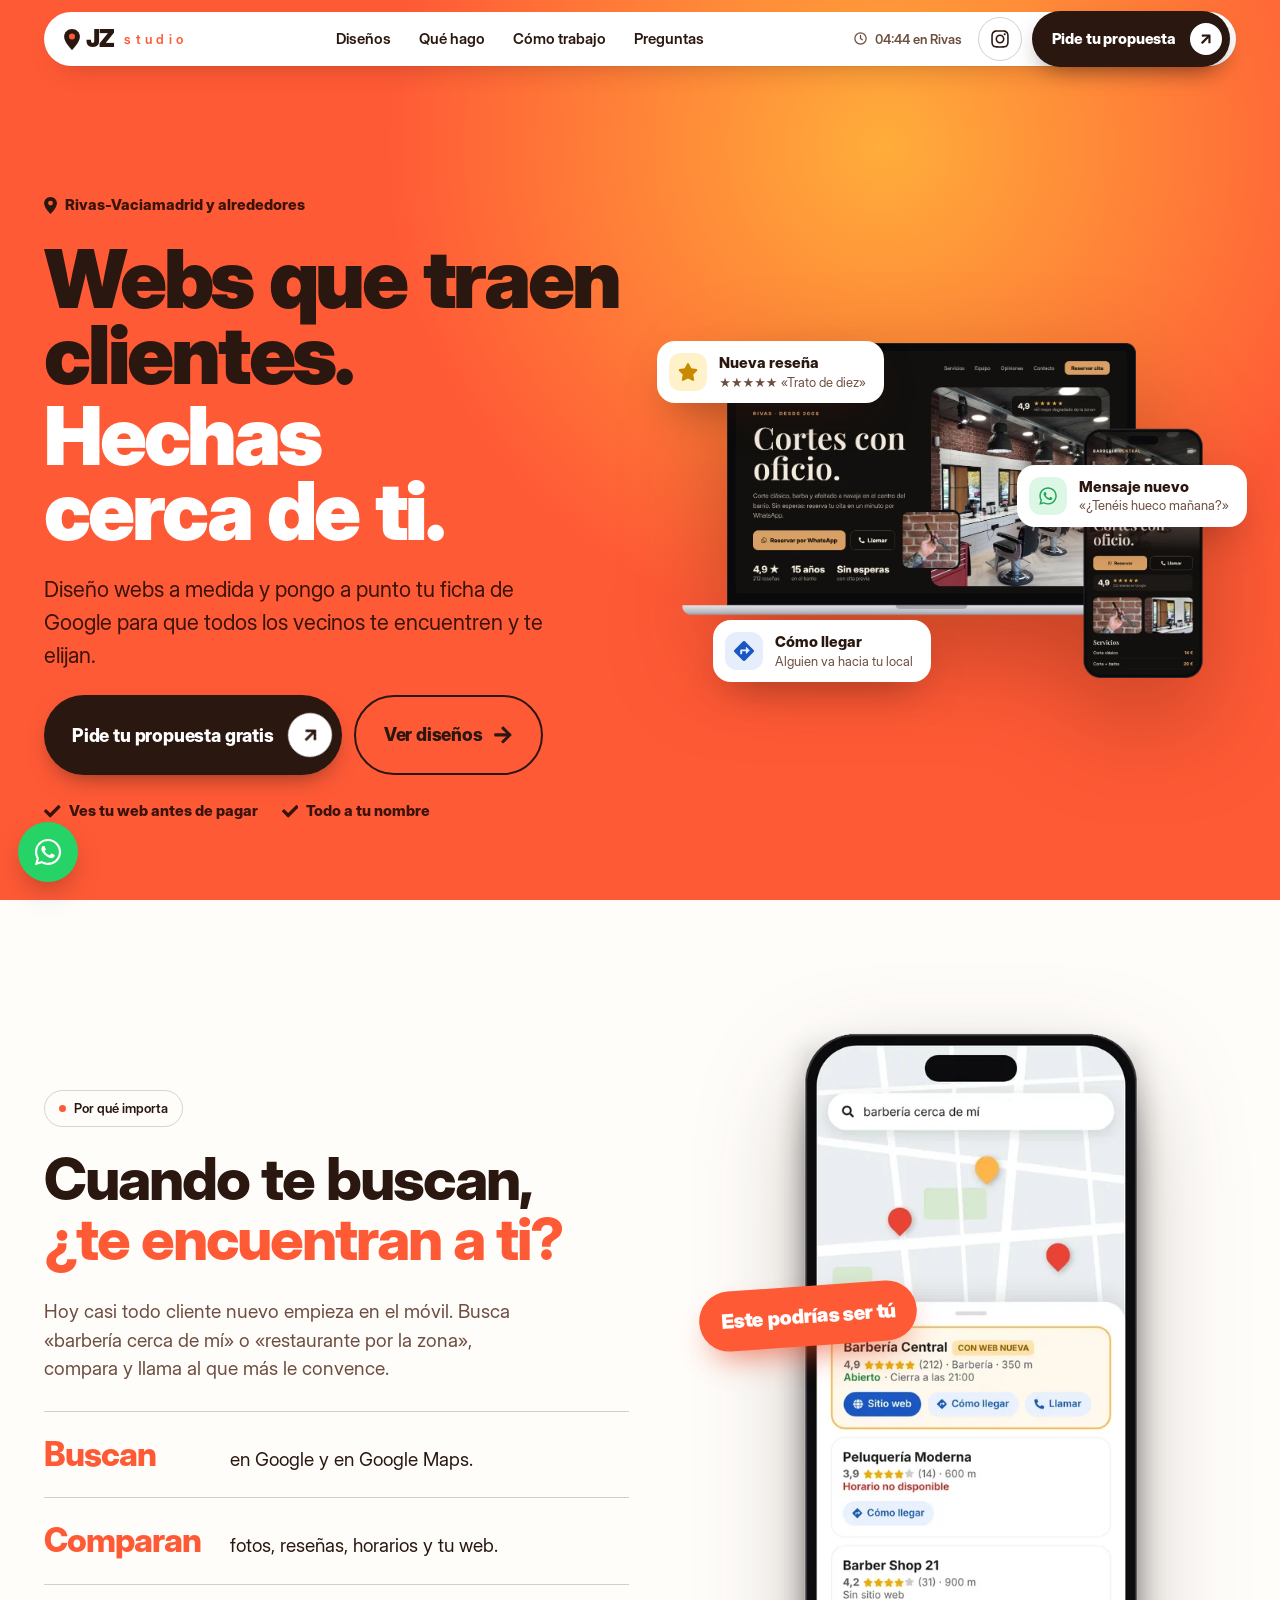
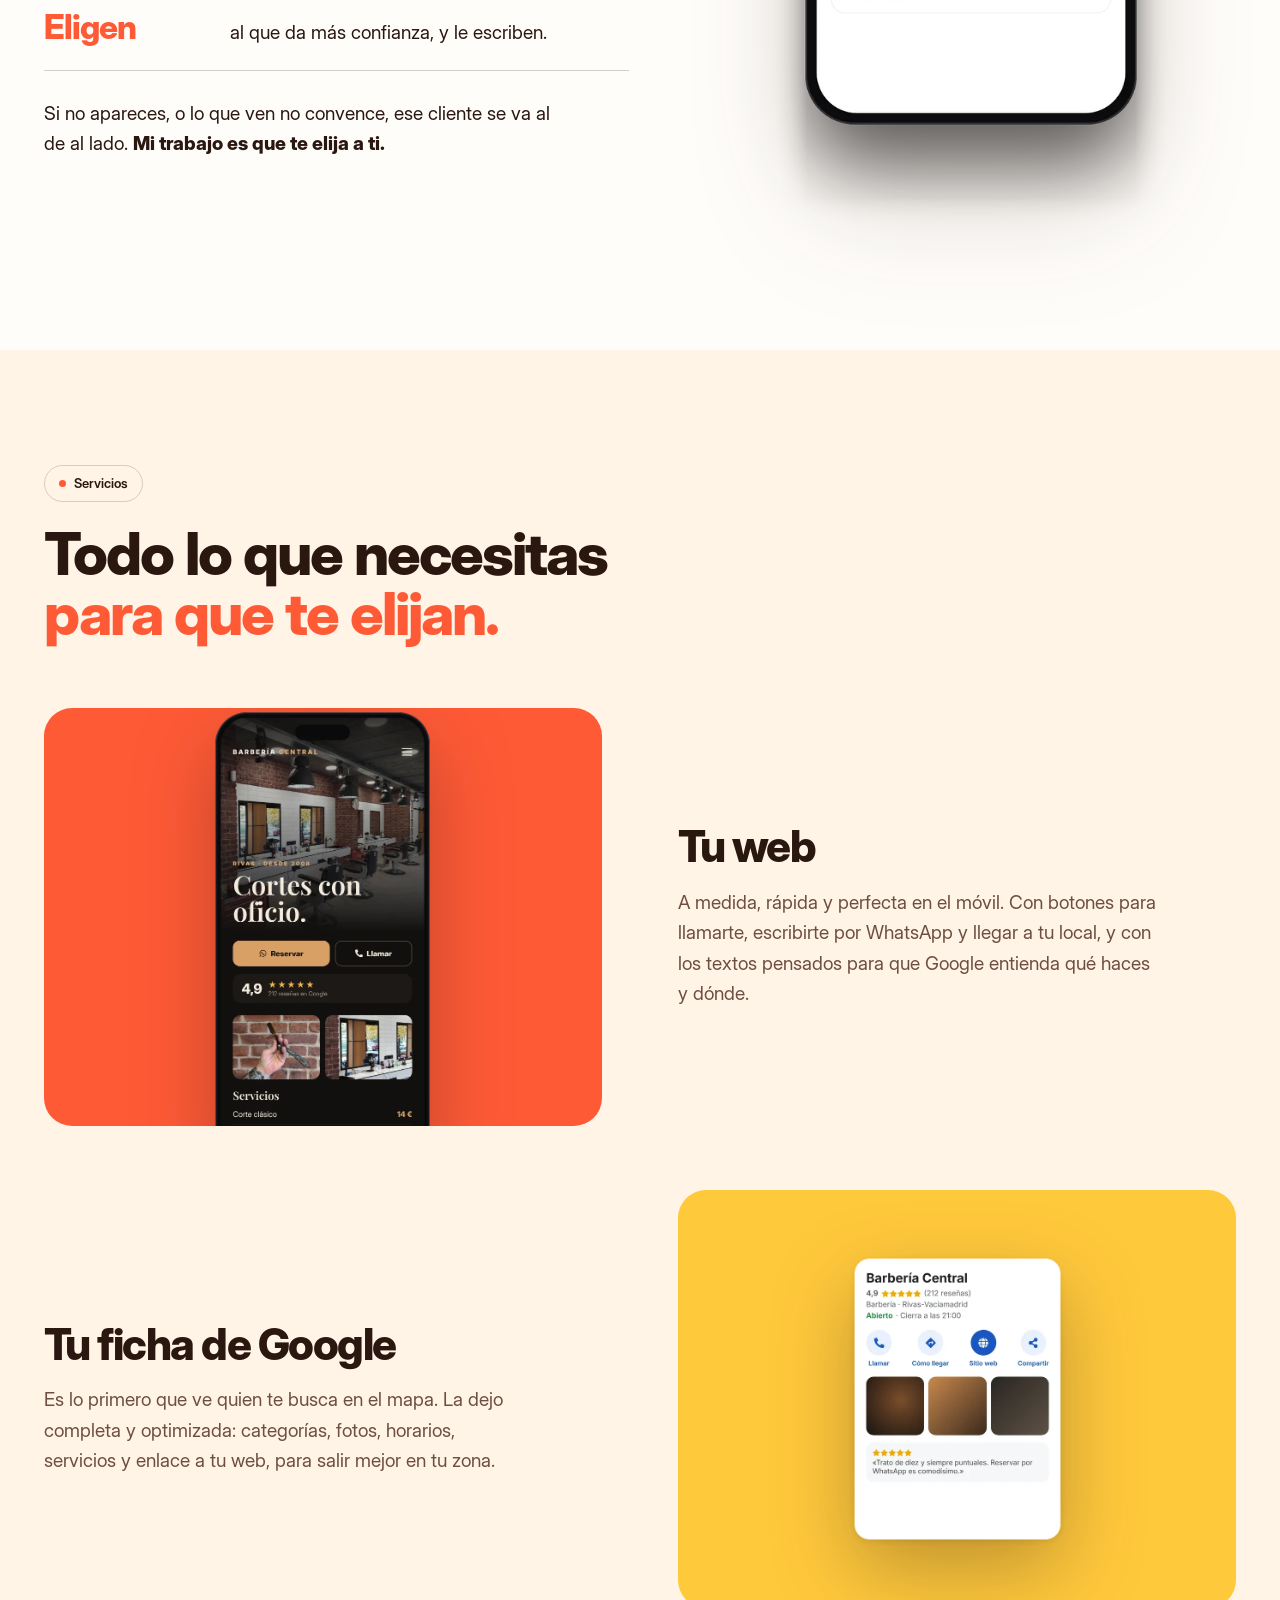
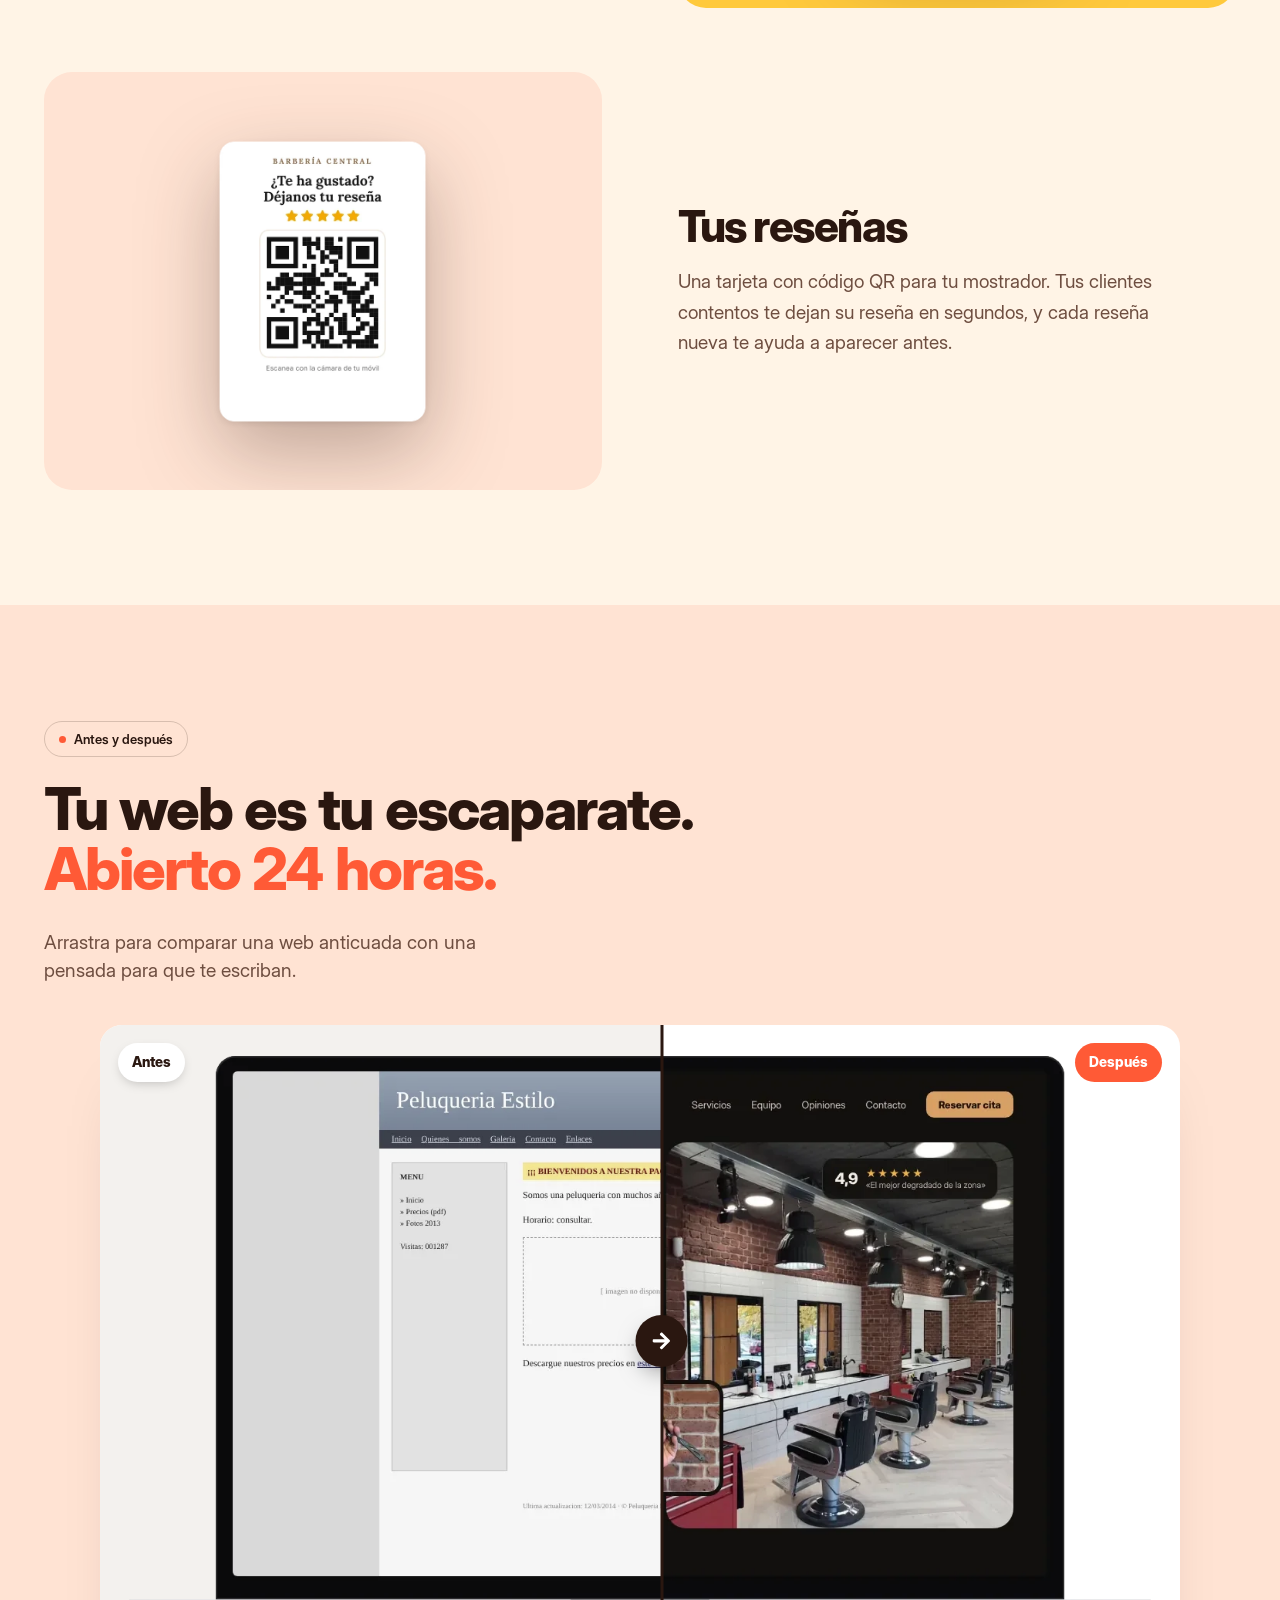
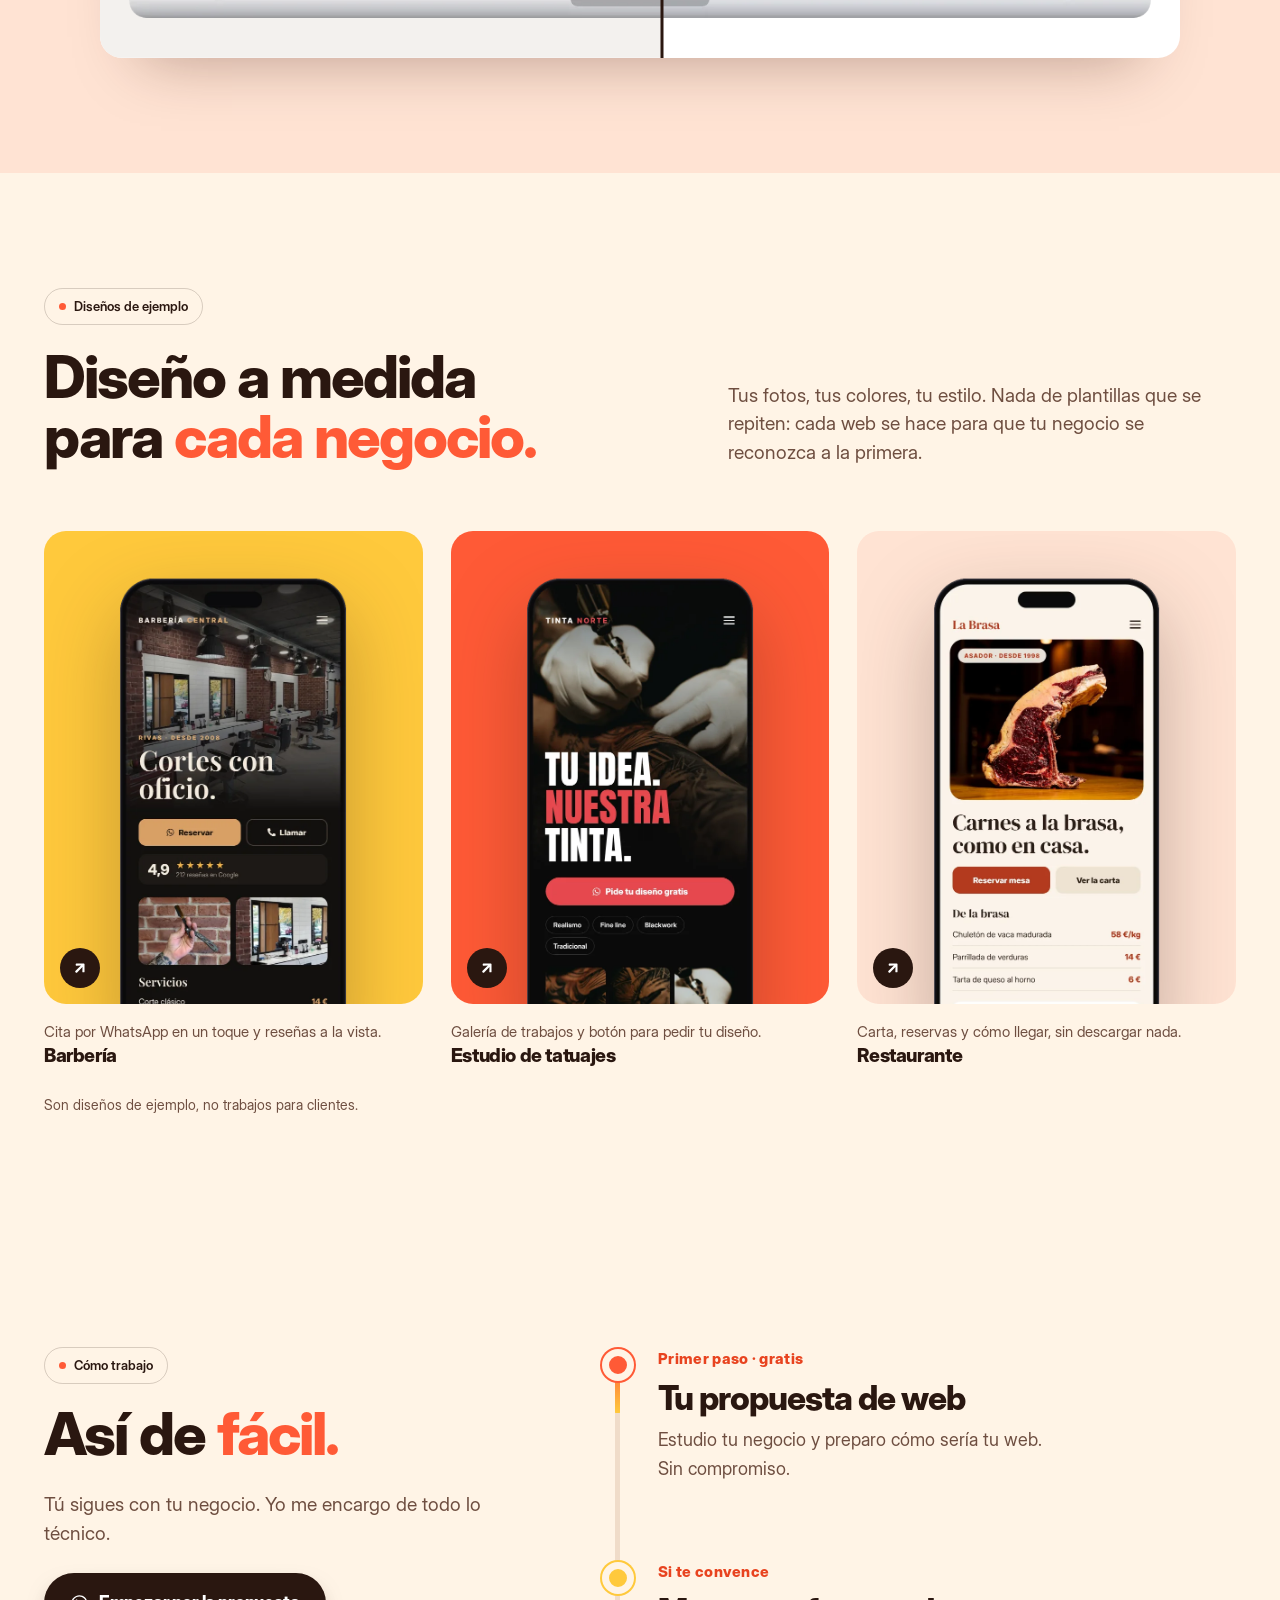
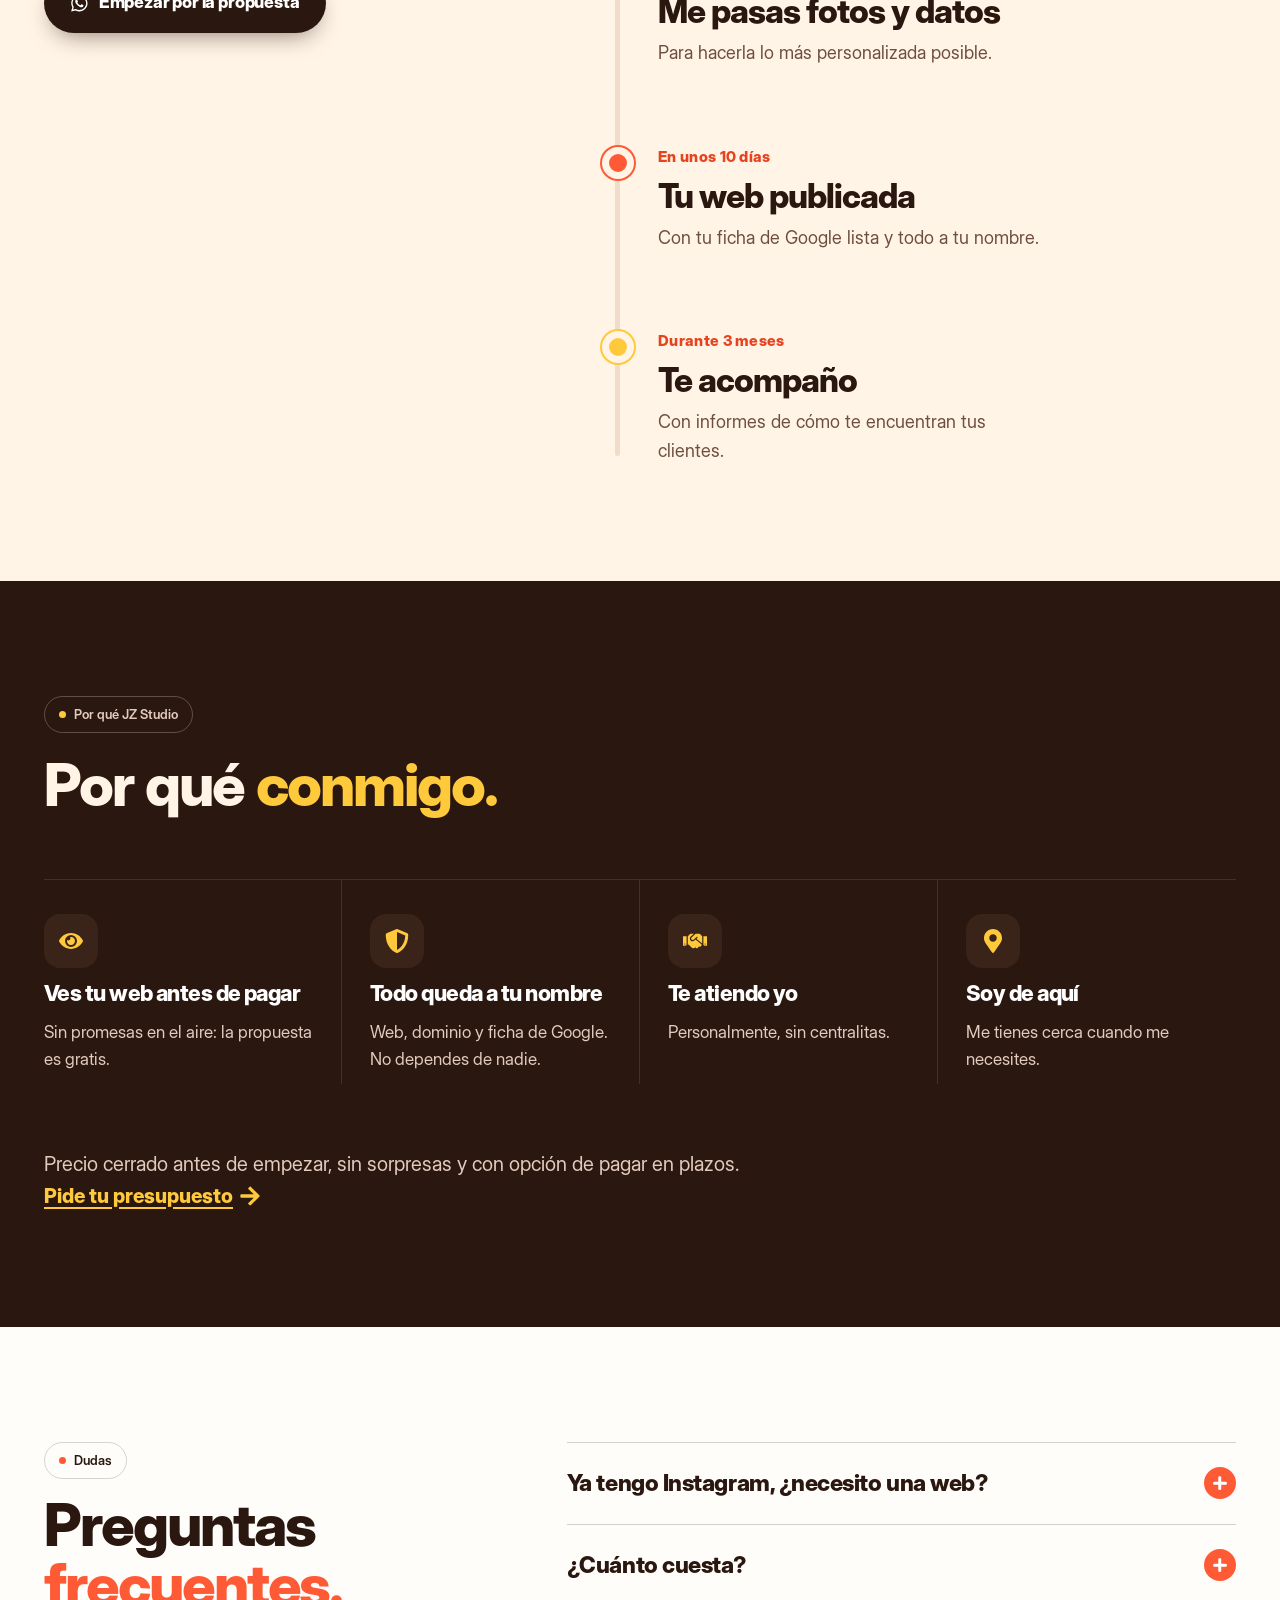
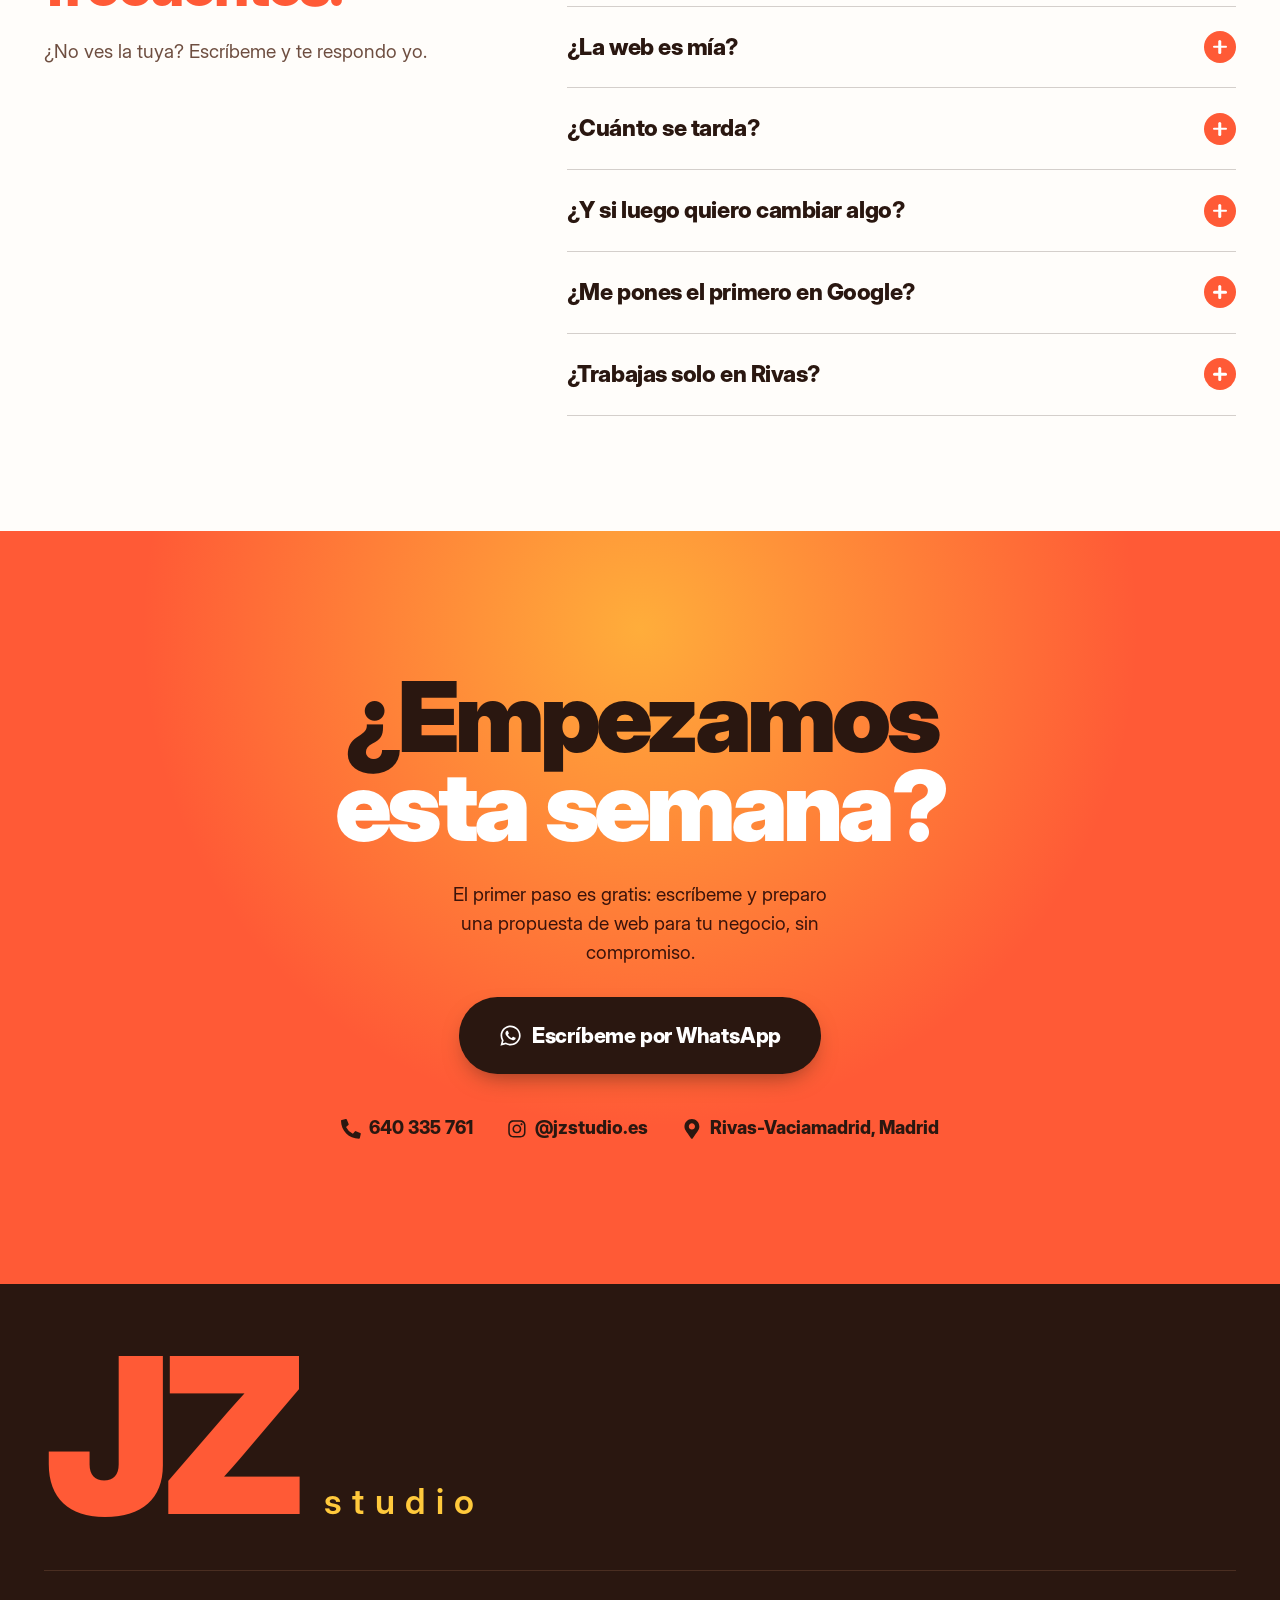
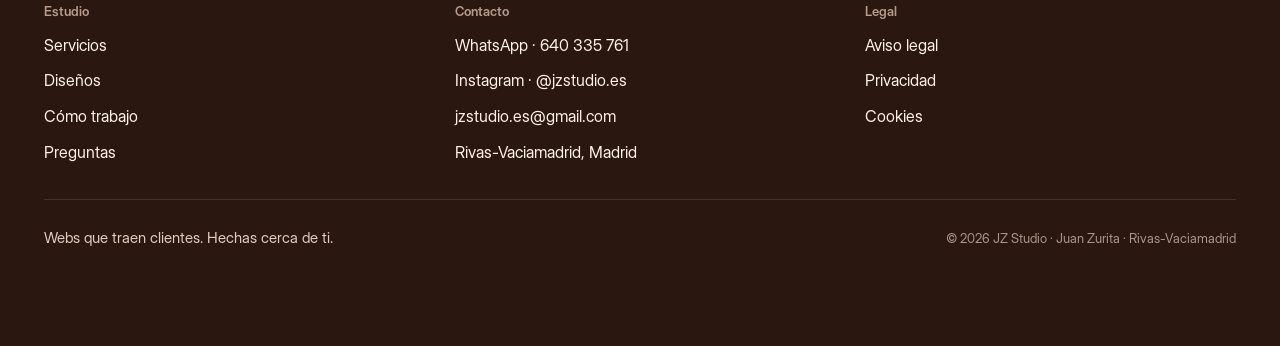
<file: index.html>
<!doctype html>
<html lang="es">
<head>
<meta charset="utf-8">
<meta name="viewport" content="width=device-width, initial-scale=1, viewport-fit=cover">
<title>JZ Studio · Diseño web en Rivas-Vaciamadrid</title>
<meta name="description" content="Webs a medida y ficha de Google optimizada para negocios de Rivas-Vaciamadrid y alrededores. Ves tu web antes de pagar y todo queda a tu nombre. Pide tu propuesta gratis.">
<link rel="canonical" href="https://jzstudio.es/">
<meta name="theme-color" content="#FF5A36">
<link rel="icon" href="favicon.svg" type="image/svg+xml">
<meta property="og:type" content="website">
<meta property="og:locale" content="es_ES">
<meta property="og:title" content="JZ Studio · Webs que traen clientes. Hechas cerca de ti.">
<meta property="og:description" content="Webs a medida y ficha de Google para negocios de Rivas-Vaciamadrid y alrededores.">
<meta property="og:url" content="https://jzstudio.es/">
<meta property="og:image" content="https://jzstudio.es/og.jpg">
<meta name="twitter:card" content="summary_large_image">
<link rel="preload" href="inter-display-black.woff2" as="font" type="font/woff2" crossorigin>
<link rel="stylesheet" href="estilos.css">
<script type="application/ld+json">{"@context": "https://schema.org", "@type": "ProfessionalService", "name": "JZ Studio", "url": "https://jzstudio.es/", "image": "https://jzstudio.es/og.jpg", "description": "Diseño de páginas web a medida y optimización de la ficha de Google para negocios locales en Rivas-Vaciamadrid y alrededores.", "telephone": "+34640335761", "founder": {"@type": "Person", "name": "Juan Zurita"}, "areaServed": [{"@type": "City", "name": "Rivas-Vaciamadrid"}, {"@type": "City", "name": "Arganda del Rey"}, {"@type": "City", "name": "Coslada"}, {"@type": "City", "name": "San Fernando de Henares"}, {"@type": "City", "name": "Madrid"}], "address": {"@type": "PostalAddress", "addressLocality": "Rivas-Vaciamadrid", "addressRegion": "Madrid", "addressCountry": "ES"}, "sameAs": ["https://www.instagram.com/jzstudio.es/"]}</script>
<script type="application/ld+json">{"@context": "https://schema.org", "@type": "FAQPage", "mainEntity": [{"@type": "Question", "name": "Ya tengo Instagram, ¿necesito una web?", "acceptedAnswer": {"@type": "Answer", "text": "Instagram es para quien ya te sigue. Google es para quien aún no te conoce y busca lo que haces cerca. La web y tu ficha de Google hacen que te encuentren y te elijan."}}, {"@type": "Question", "name": "¿Cuánto cuesta?", "acceptedAnswer": {"@type": "Answer", "text": "Depende de lo que necesite tu negocio. Te doy un precio cerrado antes de empezar, sin sorpresas, y puedes pagarlo en plazos. Escríbeme y te preparo presupuesto."}}, {"@type": "Question", "name": "¿La web es mía?", "acceptedAnswer": {"@type": "Answer", "text": "Sí. Al completar el pago, la web, el dominio y la ficha de Google quedan a tu nombre. No dependes de nadie."}}, {"@type": "Question", "name": "¿Cuánto se tarda?", "acceptedAnswer": {"@type": "Answer", "text": "El primer paso es una propuesta de tu web, gratis y sin compromiso. La preparo estudiando tu negocio y tu competencia, para que veas exactamente cómo quedaría antes de decidir. Cuando la apruebas y me pasas fotos y datos, la publico en unos 10 días."}}, {"@type": "Question", "name": "¿Y si luego quiero cambiar algo?", "acceptedAnswer": {"@type": "Answer", "text": "Me escribes por WhatsApp y lo cambio. Si quieres olvidarte de todo, tengo un mantenimiento mensual opcional y sin permanencia."}}, {"@type": "Question", "name": "¿Me pones el primero en Google?", "acceptedAnswer": {"@type": "Answer", "text": "Nadie honesto puede prometerlo. Lo que hago es dejar tu web y tu ficha de Google en las mejores condiciones para aparecer en tu zona, y enseñarte los resultados."}}, {"@type": "Question", "name": "¿Trabajas solo en Rivas?", "acceptedAnswer": {"@type": "Answer", "text": "Estoy en Rivas-Vaciamadrid y trabajo con negocios de la zona sureste de Madrid. Si estás más lejos, escríbeme y lo vemos."}}]}</script>
</head>
<body>
<a class="saltar" href="#contenido">Saltar al contenido</a>

<header class="cabecera" id="cabecera">
  <div class="cabecera__in">
    <a class="marca" href="#inicio" aria-label="JZ Studio, inicio"><svg class="pin" viewBox="0 0 24 32" aria-hidden="true"><path d="M12 0C5.4 0 0 5.2 0 11.7 0 20.4 12 32 12 32s12-11.6 12-20.3C24 5.2 18.6 0 12 0z" fill="currentColor"/><circle cx="12" cy="11.5" r="4.6" fill="var(--pin-hueco)"/></svg><b>JZ</b><span>studio</span></a>
    <nav aria-label="Principal">
      <a href="#disenos">Diseños</a><a href="#que-hago">Qué hago</a><a href="#como-trabajo">Cómo trabajo</a><a href="#preguntas">Preguntas</a>
    </nav>
    <div class="cabecera__acciones"><span class="cabecera__hora"><svg class="ico" viewBox="0 0 24 24" fill="none" stroke="currentColor" stroke-width="2" stroke-linecap="round" aria-hidden="true"><circle cx="12" cy="12" r="9"/><path d="M12 7v5l3 2"/></svg><span><span id="hora">--:--</span> en Rivas</span></span><a class="cabecera__ig" href="https://www.instagram.com/jzstudio.es/" target="_blank" rel="noopener" aria-label="Instagram de JZ Studio"><svg class="ico" aria-hidden="true" focusable="false" stroke="currentColor" fill="currentColor" stroke-width="0" viewBox="0 0 448 512" height="1em" width="1em" xmlns="http://www.w3.org/2000/svg"><path d="M224.1 141c-63.6 0-114.9 51.3-114.9 114.9s51.3 114.9 114.9 114.9S339 319.5 339 255.9 287.7 141 224.1 141zm0 189.6c-41.1 0-74.7-33.5-74.7-74.7s33.5-74.7 74.7-74.7 74.7 33.5 74.7 74.7-33.6 74.7-74.7 74.7zm146.4-194.3c0 14.9-12 26.8-26.8 26.8-14.9 0-26.8-12-26.8-26.8s12-26.8 26.8-26.8 26.8 12 26.8 26.8zm76.1 27.2c-1.7-35.9-9.9-67.7-36.2-93.9-26.2-26.2-58-34.4-93.9-36.2-37-2.1-147.9-2.1-184.9 0-35.8 1.7-67.6 9.9-93.9 36.1s-34.4 58-36.2 93.9c-2.1 37-2.1 147.9 0 184.9 1.7 35.9 9.9 67.7 36.2 93.9s58 34.4 93.9 36.2c37 2.1 147.9 2.1 184.9 0 35.9-1.7 67.7-9.9 93.9-36.2 26.2-26.2 34.4-58 36.2-93.9 2.1-37 2.1-147.8 0-184.8zM398.8 388c-7.8 19.6-22.9 34.7-42.6 42.6-29.5 11.7-99.5 9-132.1 9s-102.7 2.6-132.1-9c-19.6-7.8-34.7-22.9-42.6-42.6-11.7-29.5-9-99.5-9-132.1s-2.6-102.7 9-132.1c7.8-19.6 22.9-34.7 42.6-42.6 29.5-11.7 99.5-9 132.1-9s102.7-2.6 132.1 9c19.6 7.8 34.7 22.9 42.6 42.6 11.7 29.5 9 99.5 9 132.1s2.7 102.7-9 132.1z"></path></svg></a><a class="boton boton--oscuro boton--peq boton--rollo" href="https://wa.me/34640335761?text=Hola%20Juan%2C%20me%20gustar%C3%ADa%20una%20propuesta%20de%20web%20para%20mi%20negocio." target="_blank" rel="noopener"><span class="rollo"><span>Pide tu propuesta</span><span aria-hidden="true">Pide tu propuesta</span></span><i class="flecha" aria-hidden="true"><svg class="ico" aria-hidden="true" focusable="false" stroke="currentColor" fill="currentColor" stroke-width="0" viewBox="0 0 448 512" height="1em" width="1em" xmlns="http://www.w3.org/2000/svg"><path d="M190.5 66.9l22.2-22.2c9.4-9.4 24.6-9.4 33.9 0L441 239c9.4 9.4 9.4 24.6 0 33.9L246.6 467.3c-9.4 9.4-24.6 9.4-33.9 0l-22.2-22.2c-9.5-9.5-9.3-25 .4-34.3L311.4 296H24c-13.3 0-24-10.7-24-24v-32c0-13.3 10.7-24 24-24h287.4L190.9 101.2c-9.8-9.3-10-24.8-.4-34.3z"></path></svg></i></a></div>
  </div>
</header>

<main id="contenido">

<!-- PORTADA -->
<section class="hero" id="inicio">
  <div class="hero__sol" aria-hidden="true"></div>
  <div class="envoltorio hero__grid">
    <div class="hero__texto">
      <p class="hero__lugar"><svg class="pin" viewBox="0 0 24 32" aria-hidden="true"><path d="M12 0C5.4 0 0 5.2 0 11.7 0 20.4 12 32 12 32s12-11.6 12-20.3C24 5.2 18.6 0 12 0z" fill="currentColor"/><circle cx="12" cy="11.5" r="4.6" fill="var(--pin-hueco)"/></svg>Rivas-Vaciamadrid y alrededores</p>
      <h1><span class="l1">Webs que traen</span> <span class="l2">clientes.</span> <span class="l3">Hechas cerca de ti.</span></h1>
      <p class="hero__sub">Diseño webs a medida y pongo a punto tu ficha de Google para que todos los vecinos te encuentren y te elijan.</p>
      <div class="hero__acciones">
        <a class="boton boton--oscuro boton--grande boton--rollo" href="https://wa.me/34640335761?text=Hola%20Juan%2C%20me%20gustar%C3%ADa%20una%20propuesta%20de%20web%20para%20mi%20negocio." target="_blank" rel="noopener"><span class="rollo"><span>Pide tu propuesta gratis</span><span aria-hidden="true">Pide tu propuesta gratis</span></span><i class="flecha" aria-hidden="true"><svg class="ico" aria-hidden="true" focusable="false" stroke="currentColor" fill="currentColor" stroke-width="0" viewBox="0 0 448 512" height="1em" width="1em" xmlns="http://www.w3.org/2000/svg"><path d="M190.5 66.9l22.2-22.2c9.4-9.4 24.6-9.4 33.9 0L441 239c9.4 9.4 9.4 24.6 0 33.9L246.6 467.3c-9.4 9.4-24.6 9.4-33.9 0l-22.2-22.2c-9.5-9.5-9.3-25 .4-34.3L311.4 296H24c-13.3 0-24-10.7-24-24v-32c0-13.3 10.7-24 24-24h287.4L190.9 101.2c-9.8-9.3-10-24.8-.4-34.3z"></path></svg></i></a>
        <a class="boton boton--linea boton--grande" href="#disenos">Ver diseños<svg class="ico" aria-hidden="true" focusable="false" stroke="currentColor" fill="currentColor" stroke-width="0" viewBox="0 0 448 512" height="1em" width="1em" xmlns="http://www.w3.org/2000/svg"><path d="M190.5 66.9l22.2-22.2c9.4-9.4 24.6-9.4 33.9 0L441 239c9.4 9.4 9.4 24.6 0 33.9L246.6 467.3c-9.4 9.4-24.6 9.4-33.9 0l-22.2-22.2c-9.5-9.5-9.3-25 .4-34.3L311.4 296H24c-13.3 0-24-10.7-24-24v-32c0-13.3 10.7-24 24-24h287.4L190.9 101.2c-9.8-9.3-10-24.8-.4-34.3z"></path></svg></a>
      </div>
      <ul class="hero__sellos">
        <li><svg class="ico" aria-hidden="true" focusable="false" stroke="currentColor" fill="currentColor" stroke-width="0" viewBox="0 0 512 512" height="1em" width="1em" xmlns="http://www.w3.org/2000/svg"><path d="M173.898 439.404l-166.4-166.4c-9.997-9.997-9.997-26.206 0-36.204l36.203-36.204c9.997-9.998 26.207-9.998 36.204 0L192 312.69 432.095 72.596c9.997-9.997 26.207-9.997 36.204 0l36.203 36.204c9.997 9.997 9.997 26.206 0 36.204l-294.4 294.401c-9.998 9.997-26.207 9.997-36.204-.001z"></path></svg>Ves tu web antes de pagar</li>
        <li><svg class="ico" aria-hidden="true" focusable="false" stroke="currentColor" fill="currentColor" stroke-width="0" viewBox="0 0 512 512" height="1em" width="1em" xmlns="http://www.w3.org/2000/svg"><path d="M173.898 439.404l-166.4-166.4c-9.997-9.997-9.997-26.206 0-36.204l36.203-36.204c9.997-9.998 26.207-9.998 36.204 0L192 312.69 432.095 72.596c9.997-9.997 26.207-9.997 36.204 0l36.203 36.204c9.997 9.997 9.997 26.206 0 36.204l-294.4 294.401c-9.998 9.997-26.207 9.997-36.204-.001z"></path></svg>Todo a tu nombre</li>
      </ul>
    </div>
    <div class="hero__escena">
      <img class="hero__img" src="hero.webp" width="1400" height="913" alt="Ejemplo de web de una barbería en portátil y móvil" fetchpriority="high">
      <div class="aviso aviso--1" aria-hidden="true"><span class="aviso__ico aviso__ico--sol"><svg class="ico" aria-hidden="true" focusable="false" stroke="currentColor" fill="currentColor" stroke-width="0" viewBox="0 0 576 512" height="1em" width="1em" xmlns="http://www.w3.org/2000/svg"><path d="M259.3 17.8L194 150.2 47.9 171.5c-26.2 3.8-36.7 36.1-17.7 54.6l105.7 103-25 145.5c-4.5 26.3 23.2 46 46.4 33.7L288 439.6l130.7 68.7c23.2 12.2 50.9-7.4 46.4-33.7l-25-145.5 105.7-103c19-18.5 8.5-50.8-17.7-54.6L382 150.2 316.7 17.8c-11.7-23.6-45.6-23.9-57.4 0z"></path></svg></span><div><b>Nueva reseña</b><small>★★★★★ «Trato de diez»</small></div></div>
      <div class="aviso aviso--2" aria-hidden="true"><span class="aviso__ico aviso__ico--wa"><svg class="ico" aria-hidden="true" focusable="false" stroke="currentColor" fill="currentColor" stroke-width="0" viewBox="0 0 448 512" height="1em" width="1em" xmlns="http://www.w3.org/2000/svg"><path d="M380.9 97.1C339 55.1 283.2 32 223.9 32c-122.4 0-222 99.6-222 222 0 39.1 10.2 77.3 29.6 111L0 480l117.7-30.9c32.4 17.7 68.9 27 106.1 27h.1c122.3 0 224.1-99.6 224.1-222 0-59.3-25.2-115-67.1-157zm-157 341.6c-33.2 0-65.7-8.9-94-25.7l-6.7-4-69.8 18.3L72 359.2l-4.4-7c-18.5-29.4-28.2-63.3-28.2-98.2 0-101.7 82.8-184.5 184.6-184.5 49.3 0 95.6 19.2 130.4 54.1 34.8 34.9 56.2 81.2 56.1 130.5 0 101.8-84.9 184.6-186.6 184.6zm101.2-138.2c-5.5-2.8-32.8-16.2-37.9-18-5.1-1.9-8.8-2.8-12.5 2.8-3.7 5.6-14.3 18-17.6 21.8-3.2 3.7-6.5 4.2-12 1.4-32.6-16.3-54-29.1-75.5-66-5.7-9.8 5.7-9.1 16.3-30.3 1.8-3.7.9-6.9-.5-9.7-1.4-2.8-12.5-30.1-17.1-41.2-4.5-10.8-9.1-9.3-12.5-9.5-3.2-.2-6.9-.2-10.6-.2-3.7 0-9.7 1.4-14.8 6.9-5.1 5.6-19.4 19-19.4 46.3 0 27.3 19.9 53.7 22.6 57.4 2.8 3.7 39.1 59.7 94.8 83.8 35.2 15.2 49 16.5 66.6 13.9 10.7-1.6 32.8-13.4 37.4-26.4 4.6-13 4.6-24.1 3.2-26.4-1.3-2.5-5-3.9-10.5-6.6z"></path></svg></span><div><b>Mensaje nuevo</b><small>«¿Tenéis hueco mañana?»</small></div></div>
      <div class="aviso aviso--3" aria-hidden="true"><span class="aviso__ico aviso__ico--azul"><svg class="ico" aria-hidden="true" focusable="false" stroke="currentColor" fill="currentColor" stroke-width="0" viewBox="0 0 512 512" height="1em" width="1em" xmlns="http://www.w3.org/2000/svg"><path d="M502.61 233.32L278.68 9.39c-12.52-12.52-32.83-12.52-45.36 0L9.39 233.32c-12.52 12.53-12.52 32.83 0 45.36l223.93 223.93c12.52 12.53 32.83 12.53 45.36 0l223.93-223.93c12.52-12.53 12.52-32.83 0-45.36zm-100.98 12.56l-84.21 77.73c-5.12 4.73-13.43 1.1-13.43-5.88V264h-96v64c0 4.42-3.58 8-8 8h-32c-4.42 0-8-3.58-8-8v-80c0-17.67 14.33-32 32-32h112v-53.73c0-6.97 8.3-10.61 13.43-5.88l84.21 77.73c3.43 3.17 3.43 8.59 0 11.76z"></path></svg></span><div><b>Cómo llegar</b><small>Alguien va hacia tu local</small></div></div>
    </div>
  </div>
</section>

<!-- EL PROBLEMA -->
<section class="seccion seccion--blanco">
  <div class="envoltorio dos-col">
    <div class="texto">
      <p class="etq">Por qué importa</p>
      <h2>Cuando te buscan, <span class="coral">¿te encuentran a ti?</span></h2>
      <p class="entrada">Hoy casi todo cliente nuevo empieza en el móvil. Busca «barbería cerca de mí» o «restaurante por la zona», compara y llama al que más le convence.</p>
      <ol class="busqueda">
        <li><b>Buscan</b><span>en Google y en Google Maps.</span></li>
        <li><b>Comparan</b><span>fotos, reseñas, horarios y tu web.</span></li>
        <li><b>Eligen</b><span>al que da más confianza, y le escriben.</span></li>
      </ol>
      <p class="remate">Si no apareces, o lo que ven no convence, ese cliente se va al de al lado. <strong>Mi trabajo es que te elija a ti.</strong></p>
    </div>
    <figure class="movil-maps">
      <img src="phone_maps.webp" width="520" height="1065" loading="lazy" alt="Búsqueda de barberías cercanas en el móvil, con un negocio destacado">
      <figcaption>Este podrías ser tú</figcaption>
    </figure>
  </div>
</section>

<!-- QUÉ HAGO -->
<section class="seccion seccion--crema" id="que-hago">
  <div class="envoltorio">
    <p class="etq">Servicios</p>
    <h2 class="titulo-seccion">Todo lo que necesitas <span class="coral">para que te elijan.</span></h2>
    <div class="pilar">
      <div class="pilar__img pilar__img--coral"><img src="phone_barber.webp" width="520" height="1065" loading="lazy" alt="Web de ejemplo en un móvil"></div>
      <div class="pilar__txt"><h3>Tu web</h3><p>A medida, rápida y perfecta en el móvil. Con botones para llamarte, escribirte por WhatsApp y llegar a tu local, y con los textos pensados para que Google entienda qué haces y dónde.</p></div>
    </div>
    <div class="pilar pilar--inv">
      <div class="pilar__img pilar__img--sol"><img src="ficha.webp" width="520" height="693" loading="lazy" alt="Ficha de negocio en Google con reseñas y botones de contacto"></div>
      <div class="pilar__txt"><h3>Tu ficha de Google</h3><p>Es lo primero que ve quien te busca en el mapa. La dejo completa y optimizada: categorías, fotos, horarios, servicios y enlace a tu web, para salir mejor en tu zona.</p></div>
    </div>
    <div class="pilar">
      <div class="pilar__img pilar__img--melo"><img src="qr.webp" width="520" height="693" loading="lazy" alt="Tarjeta con código QR para dejar reseñas"></div>
      <div class="pilar__txt"><h3>Tus reseñas</h3><p>Una tarjeta con código QR para tu mostrador. Tus clientes contentos te dejan su reseña en segundos, y cada reseña nueva te ayuda a aparecer antes.</p></div>
    </div>
  </div>
</section>

<!-- ANTES / DESPUÉS -->
<section class="seccion seccion--melo">
  <div class="envoltorio">
    <p class="etq">Antes y después</p>
    <h2 class="titulo-seccion">Tu web es tu escaparate. <span class="coral">Abierto 24 horas.</span></h2>
    <p class="entrada">Arrastra para comparar una web anticuada con una pensada para que te escriban.</p>
    <div class="comparador" id="comparador" style="--pos:52%">
      <img src="laptop_new.webp" width="1400" height="820" loading="lazy" alt="Web moderna de ejemplo en un portátil">
      <div class="comparador__antes"><img src="laptop_old.webp" width="1400" height="820" loading="lazy" alt="Web anticuada de ejemplo en un portátil"></div>
      <div class="comparador__linea" aria-hidden="true"><span><svg class="ico" aria-hidden="true" focusable="false" stroke="currentColor" fill="currentColor" stroke-width="0" viewBox="0 0 448 512" height="1em" width="1em" xmlns="http://www.w3.org/2000/svg"><path d="M190.5 66.9l22.2-22.2c9.4-9.4 24.6-9.4 33.9 0L441 239c9.4 9.4 9.4 24.6 0 33.9L246.6 467.3c-9.4 9.4-24.6 9.4-33.9 0l-22.2-22.2c-9.5-9.5-9.3-25 .4-34.3L311.4 296H24c-13.3 0-24-10.7-24-24v-32c0-13.3 10.7-24 24-24h287.4L190.9 101.2c-9.8-9.3-10-24.8-.4-34.3z"></path></svg></span></div>
      <span class="comparador__etq comparador__etq--a">Antes</span><span class="comparador__etq comparador__etq--d">Después</span>
      <label class="oculto" for="rango">Comparar antes y después</label>
      <input id="rango" type="range" min="0" max="100" value="52" aria-label="Comparar antes y después">
    </div>
  </div>
</section>

<!-- DISEÑOS -->
<section class="seccion seccion--crema" id="disenos">
  <div class="envoltorio">
    <p class="etq">Diseños de ejemplo</p>
    <div class="cab-sec">
      <h2>Diseño a medida para <span class="coral">cada negocio.</span></h2>
      <p class="entrada">Tus fotos, tus colores, tu estilo. Nada de plantillas que se repiten: cada web se hace para que tu negocio se reconozca a la primera.</p>
    </div>
    <div class="obras">
      <article class="obra">
        <a class="obra__img obra__img--sol" href="https://wa.me/34640335761?text=Hola%20Juan%2C%20me%20gustar%C3%ADa%20una%20propuesta%20de%20web%20para%20mi%20barber%C3%ADa." target="_blank" rel="noopener" aria-label="Pedir una propuesta para mi barbería">
          <img src="phone_barber.webp" width="520" height="1065" loading="lazy" alt="Diseño de ejemplo para una barbería">
          <span class="obra__mas"><span>Quiero una así</span><svg class="ico" aria-hidden="true" focusable="false" stroke="currentColor" fill="currentColor" stroke-width="0" viewBox="0 0 448 512" height="1em" width="1em" xmlns="http://www.w3.org/2000/svg"><path d="M190.5 66.9l22.2-22.2c9.4-9.4 24.6-9.4 33.9 0L441 239c9.4 9.4 9.4 24.6 0 33.9L246.6 467.3c-9.4 9.4-24.6 9.4-33.9 0l-22.2-22.2c-9.5-9.5-9.3-25 .4-34.3L311.4 296H24c-13.3 0-24-10.7-24-24v-32c0-13.3 10.7-24 24-24h287.4L190.9 101.2c-9.8-9.3-10-24.8-.4-34.3z"></path></svg></span>
        </a>
        <p class="obra__desc">Cita por WhatsApp en un toque y reseñas a la vista.</p>
        <h3>Barbería</h3>
      </article>
      <article class="obra">
        <a class="obra__img obra__img--coral" href="https://wa.me/34640335761?text=Hola%20Juan%2C%20me%20gustar%C3%ADa%20una%20propuesta%20de%20web%20para%20mi%20estudio%20de%20tatuajes." target="_blank" rel="noopener" aria-label="Pedir una propuesta para mi estudio de tatuajes">
          <img src="phone_tattoo.webp" width="520" height="1065" loading="lazy" alt="Diseño de ejemplo para un estudio de tatuajes">
          <span class="obra__mas"><span>Quiero una así</span><svg class="ico" aria-hidden="true" focusable="false" stroke="currentColor" fill="currentColor" stroke-width="0" viewBox="0 0 448 512" height="1em" width="1em" xmlns="http://www.w3.org/2000/svg"><path d="M190.5 66.9l22.2-22.2c9.4-9.4 24.6-9.4 33.9 0L441 239c9.4 9.4 9.4 24.6 0 33.9L246.6 467.3c-9.4 9.4-24.6 9.4-33.9 0l-22.2-22.2c-9.5-9.5-9.3-25 .4-34.3L311.4 296H24c-13.3 0-24-10.7-24-24v-32c0-13.3 10.7-24 24-24h287.4L190.9 101.2c-9.8-9.3-10-24.8-.4-34.3z"></path></svg></span>
        </a>
        <p class="obra__desc">Galería de trabajos y botón para pedir tu diseño.</p>
        <h3>Estudio de tatuajes</h3>
      </article>
      <article class="obra">
        <a class="obra__img obra__img--melo" href="https://wa.me/34640335761?text=Hola%20Juan%2C%20me%20gustar%C3%ADa%20una%20propuesta%20de%20web%20para%20mi%20restaurante." target="_blank" rel="noopener" aria-label="Pedir una propuesta para mi restaurante">
          <img src="phone_rest.webp" width="520" height="1065" loading="lazy" alt="Diseño de ejemplo para un restaurante">
          <span class="obra__mas"><span>Quiero una así</span><svg class="ico" aria-hidden="true" focusable="false" stroke="currentColor" fill="currentColor" stroke-width="0" viewBox="0 0 448 512" height="1em" width="1em" xmlns="http://www.w3.org/2000/svg"><path d="M190.5 66.9l22.2-22.2c9.4-9.4 24.6-9.4 33.9 0L441 239c9.4 9.4 9.4 24.6 0 33.9L246.6 467.3c-9.4 9.4-24.6 9.4-33.9 0l-22.2-22.2c-9.5-9.5-9.3-25 .4-34.3L311.4 296H24c-13.3 0-24-10.7-24-24v-32c0-13.3 10.7-24 24-24h287.4L190.9 101.2c-9.8-9.3-10-24.8-.4-34.3z"></path></svg></span>
        </a>
        <p class="obra__desc">Carta, reservas y cómo llegar, sin descargar nada.</p>
        <h3>Restaurante</h3>
      </article>
    </div>
    <p class="nota">Son diseños de ejemplo, no trabajos para clientes.</p>
  </div>
</section>

<!-- PROCESO -->
<section class="seccion seccion--crema" id="como-trabajo">
  <div class="envoltorio proceso">
    <div class="proceso__titulo">
      <p class="etq">Cómo trabajo</p>
      <h2>Así de <span class="coral">fácil.</span></h2>
      <p class="entrada">Tú sigues con tu negocio. Yo me encargo de todo lo técnico.</p>
      <a class="boton boton--oscuro" href="https://wa.me/34640335761?text=Hola%20Juan%2C%20me%20gustar%C3%ADa%20una%20propuesta%20de%20web%20para%20mi%20negocio." target="_blank" rel="noopener"><svg class="ico" aria-hidden="true" focusable="false" stroke="currentColor" fill="currentColor" stroke-width="0" viewBox="0 0 448 512" height="1em" width="1em" xmlns="http://www.w3.org/2000/svg"><path d="M380.9 97.1C339 55.1 283.2 32 223.9 32c-122.4 0-222 99.6-222 222 0 39.1 10.2 77.3 29.6 111L0 480l117.7-30.9c32.4 17.7 68.9 27 106.1 27h.1c122.3 0 224.1-99.6 224.1-222 0-59.3-25.2-115-67.1-157zm-157 341.6c-33.2 0-65.7-8.9-94-25.7l-6.7-4-69.8 18.3L72 359.2l-4.4-7c-18.5-29.4-28.2-63.3-28.2-98.2 0-101.7 82.8-184.5 184.6-184.5 49.3 0 95.6 19.2 130.4 54.1 34.8 34.9 56.2 81.2 56.1 130.5 0 101.8-84.9 184.6-186.6 184.6zm101.2-138.2c-5.5-2.8-32.8-16.2-37.9-18-5.1-1.9-8.8-2.8-12.5 2.8-3.7 5.6-14.3 18-17.6 21.8-3.2 3.7-6.5 4.2-12 1.4-32.6-16.3-54-29.1-75.5-66-5.7-9.8 5.7-9.1 16.3-30.3 1.8-3.7.9-6.9-.5-9.7-1.4-2.8-12.5-30.1-17.1-41.2-4.5-10.8-9.1-9.3-12.5-9.5-3.2-.2-6.9-.2-10.6-.2-3.7 0-9.7 1.4-14.8 6.9-5.1 5.6-19.4 19-19.4 46.3 0 27.3 19.9 53.7 22.6 57.4 2.8 3.7 39.1 59.7 94.8 83.8 35.2 15.2 49 16.5 66.6 13.9 10.7-1.6 32.8-13.4 37.4-26.4 4.6-13 4.6-24.1 3.2-26.4-1.3-2.5-5-3.9-10.5-6.6z"></path></svg>Empezar por la propuesta</a>
    </div>
    <ol class="pasos" id="pasos">
      <li><span class="cuando">Primer paso · gratis</span><h3>Tu propuesta de web</h3><p>Estudio tu negocio y preparo cómo sería tu web. Sin compromiso.</p></li>
      <li><span class="cuando">Si te convence</span><h3>Me pasas fotos y datos</h3><p>Para hacerla lo más personalizada posible.</p></li>
      <li><span class="cuando">En unos 10 días</span><h3>Tu web publicada</h3><p>Con tu ficha de Google lista y todo a tu nombre.</p></li>
      <li><span class="cuando">Durante 3 meses</span><h3>Te acompaño</h3><p>Con informes de cómo te encuentran tus clientes.</p></li>
    </ol>
  </div>
</section>

<!-- POR QUÉ -->
<section class="seccion seccion--cafe">
  <div class="envoltorio">
    <p class="etq etq--osc">Por qué JZ Studio</p>
    <h2 class="titulo-seccion">Por qué <span class="sol">conmigo.</span></h2>
    <ul class="razones">
      <li><span class="razones__ico"><svg class="ico" aria-hidden="true" focusable="false" stroke="currentColor" fill="currentColor" stroke-width="0" viewBox="0 0 576 512" height="1em" width="1em" xmlns="http://www.w3.org/2000/svg"><path d="M572.52 241.4C518.29 135.59 410.93 64 288 64S57.68 135.64 3.48 241.41a32.35 32.35 0 0 0 0 29.19C57.71 376.41 165.07 448 288 448s230.32-71.64 284.52-177.41a32.35 32.35 0 0 0 0-29.19zM288 400a144 144 0 1 1 144-144 143.93 143.93 0 0 1-144 144zm0-240a95.31 95.31 0 0 0-25.31 3.79 47.85 47.85 0 0 1-66.9 66.9A95.78 95.78 0 1 0 288 160z"></path></svg></span><h3>Ves tu web antes de pagar</h3><p>Sin promesas en el aire: la propuesta es gratis.</p></li>
      <li><span class="razones__ico"><svg class="ico" aria-hidden="true" focusable="false" stroke="currentColor" fill="currentColor" stroke-width="0" viewBox="0 0 512 512" height="1em" width="1em" xmlns="http://www.w3.org/2000/svg"><path d="M466.5 83.7l-192-80a48.15 48.15 0 0 0-36.9 0l-192 80C27.7 91.1 16 108.6 16 128c0 198.5 114.5 335.7 221.5 380.3 11.8 4.9 25.1 4.9 36.9 0C360.1 472.6 496 349.3 496 128c0-19.4-11.7-36.9-29.5-44.3zM256.1 446.3l-.1-381 175.9 73.3c-3.3 151.4-82.1 261.1-175.8 307.7z"></path></svg></span><h3>Todo queda a tu nombre</h3><p>Web, dominio y ficha de Google. No dependes de nadie.</p></li>
      <li><span class="razones__ico"><svg class="ico" aria-hidden="true" focusable="false" stroke="currentColor" fill="currentColor" stroke-width="0" viewBox="0 0 640 512" height="1em" width="1em" xmlns="http://www.w3.org/2000/svg"><path d="M434.7 64h-85.9c-8 0-15.7 3-21.6 8.4l-98.3 90c-.1.1-.2.3-.3.4-16.6 15.6-16.3 40.5-2.1 56 12.7 13.9 39.4 17.6 56.1 2.7.1-.1.3-.1.4-.2l79.9-73.2c6.5-5.9 16.7-5.5 22.6 1 6 6.5 5.5 16.6-1 22.6l-26.1 23.9L504 313.8c2.9 2.4 5.5 5 7.9 7.7V128l-54.6-54.6c-5.9-6-14.1-9.4-22.6-9.4zM544 128.2v223.9c0 17.7 14.3 32 32 32h64V128.2h-96zm48 223.9c-8.8 0-16-7.2-16-16s7.2-16 16-16 16 7.2 16 16-7.2 16-16 16zM0 384h64c17.7 0 32-14.3 32-32V128.2H0V384zm48-63.9c8.8 0 16 7.2 16 16s-7.2 16-16 16-16-7.2-16-16c0-8.9 7.2-16 16-16zm435.9 18.6L334.6 217.5l-30 27.5c-29.7 27.1-75.2 24.5-101.7-4.4-26.9-29.4-24.8-74.9 4.4-101.7L289.1 64h-83.8c-8.5 0-16.6 3.4-22.6 9.4L128 128v223.9h18.3l90.5 81.9c27.4 22.3 67.7 18.1 90-9.3l.2-.2 17.9 15.5c15.9 13 39.4 10.5 52.3-5.4l31.4-38.6 5.4 4.4c13.7 11.1 33.9 9.1 45-4.7l9.5-11.7c11.2-13.8 9.1-33.9-4.6-45.1z"></path></svg></span><h3>Te atiendo yo</h3><p>Personalmente, sin centralitas.</p></li>
      <li><span class="razones__ico"><svg class="ico" aria-hidden="true" focusable="false" stroke="currentColor" fill="currentColor" stroke-width="0" viewBox="0 0 384 512" height="1em" width="1em" xmlns="http://www.w3.org/2000/svg"><path d="M172.268 501.67C26.97 291.031 0 269.413 0 192 0 85.961 85.961 0 192 0s192 85.961 192 192c0 77.413-26.97 99.031-172.268 309.67-9.535 13.774-29.93 13.773-39.464 0zM192 272c44.183 0 80-35.817 80-80s-35.817-80-80-80-80 35.817-80 80 35.817 80 80 80z"></path></svg></span><h3>Soy de aquí</h3><p>Me tienes cerca cuando me necesites.</p></li>
    </ul>
    <p class="precio">Precio cerrado antes de empezar, sin sorpresas y con opción de pagar en plazos. <a href="https://wa.me/34640335761?text=Hola%20Juan%2C%20te%20escribo%20desde%20tu%20web." target="_blank" rel="noopener">Pide tu presupuesto<svg class="ico" aria-hidden="true" focusable="false" stroke="currentColor" fill="currentColor" stroke-width="0" viewBox="0 0 448 512" height="1em" width="1em" xmlns="http://www.w3.org/2000/svg"><path d="M190.5 66.9l22.2-22.2c9.4-9.4 24.6-9.4 33.9 0L441 239c9.4 9.4 9.4 24.6 0 33.9L246.6 467.3c-9.4 9.4-24.6 9.4-33.9 0l-22.2-22.2c-9.5-9.5-9.3-25 .4-34.3L311.4 296H24c-13.3 0-24-10.7-24-24v-32c0-13.3 10.7-24 24-24h287.4L190.9 101.2c-9.8-9.3-10-24.8-.4-34.3z"></path></svg></a></p>
  </div>
</section>

<!-- PREGUNTAS -->
<section class="seccion seccion--blanco" id="preguntas">
  <div class="envoltorio faq-grid">
    <div><p class="etq">Dudas</p><h2>Preguntas <span class="coral">frecuentes.</span></h2><p class="entrada">¿No ves la tuya? Escríbeme y te respondo yo.</p></div>
    <div class="faq"><details><summary><span>Ya tengo Instagram, ¿necesito una web?</span><i class="mas" aria-hidden="true"></i></summary><p>Instagram es para quien ya te sigue. Google es para quien aún no te conoce y busca lo que haces cerca. La web y tu ficha de Google hacen que te encuentren y te elijan.</p></details>
<details><summary><span>¿Cuánto cuesta?</span><i class="mas" aria-hidden="true"></i></summary><p>Depende de lo que necesite tu negocio. Te doy un precio cerrado antes de empezar, sin sorpresas, y puedes pagarlo en plazos. Escríbeme y te preparo presupuesto.</p></details>
<details><summary><span>¿La web es mía?</span><i class="mas" aria-hidden="true"></i></summary><p>Sí. Al completar el pago, la web, el dominio y la ficha de Google quedan a tu nombre. No dependes de nadie.</p></details>
<details><summary><span>¿Cuánto se tarda?</span><i class="mas" aria-hidden="true"></i></summary><p>El primer paso es una propuesta de tu web, gratis y sin compromiso. La preparo estudiando tu negocio y tu competencia, para que veas exactamente cómo quedaría antes de decidir. Cuando la apruebas y me pasas fotos y datos, la publico en unos 10 días.</p></details>
<details><summary><span>¿Y si luego quiero cambiar algo?</span><i class="mas" aria-hidden="true"></i></summary><p>Me escribes por WhatsApp y lo cambio. Si quieres olvidarte de todo, tengo un mantenimiento mensual opcional y sin permanencia.</p></details>
<details><summary><span>¿Me pones el primero en Google?</span><i class="mas" aria-hidden="true"></i></summary><p>Nadie honesto puede prometerlo. Lo que hago es dejar tu web y tu ficha de Google en las mejores condiciones para aparecer en tu zona, y enseñarte los resultados.</p></details>
<details><summary><span>¿Trabajas solo en Rivas?</span><i class="mas" aria-hidden="true"></i></summary><p>Estoy en Rivas-Vaciamadrid y trabajo con negocios de la zona sureste de Madrid. Si estás más lejos, escríbeme y lo vemos.</p></details></div>
  </div>
</section>

<!-- CIERRE -->
<section class="cierre" id="contacto">
  <div class="hero__sol hero__sol--cierre" aria-hidden="true"></div>
  <div class="envoltorio cierre__in">
    <h2>¿Empezamos <span>esta semana?</span></h2>
    <p class="entrada">El primer paso es gratis: escríbeme y preparo una propuesta de web para tu negocio, sin compromiso.</p>
    <a class="boton boton--oscuro boton--enorme" href="https://wa.me/34640335761?text=Hola%20Juan%2C%20me%20gustar%C3%ADa%20una%20propuesta%20de%20web%20para%20mi%20negocio." target="_blank" rel="noopener"><svg class="ico" aria-hidden="true" focusable="false" stroke="currentColor" fill="currentColor" stroke-width="0" viewBox="0 0 448 512" height="1em" width="1em" xmlns="http://www.w3.org/2000/svg"><path d="M380.9 97.1C339 55.1 283.2 32 223.9 32c-122.4 0-222 99.6-222 222 0 39.1 10.2 77.3 29.6 111L0 480l117.7-30.9c32.4 17.7 68.9 27 106.1 27h.1c122.3 0 224.1-99.6 224.1-222 0-59.3-25.2-115-67.1-157zm-157 341.6c-33.2 0-65.7-8.9-94-25.7l-6.7-4-69.8 18.3L72 359.2l-4.4-7c-18.5-29.4-28.2-63.3-28.2-98.2 0-101.7 82.8-184.5 184.6-184.5 49.3 0 95.6 19.2 130.4 54.1 34.8 34.9 56.2 81.2 56.1 130.5 0 101.8-84.9 184.6-186.6 184.6zm101.2-138.2c-5.5-2.8-32.8-16.2-37.9-18-5.1-1.9-8.8-2.8-12.5 2.8-3.7 5.6-14.3 18-17.6 21.8-3.2 3.7-6.5 4.2-12 1.4-32.6-16.3-54-29.1-75.5-66-5.7-9.8 5.7-9.1 16.3-30.3 1.8-3.7.9-6.9-.5-9.7-1.4-2.8-12.5-30.1-17.1-41.2-4.5-10.8-9.1-9.3-12.5-9.5-3.2-.2-6.9-.2-10.6-.2-3.7 0-9.7 1.4-14.8 6.9-5.1 5.6-19.4 19-19.4 46.3 0 27.3 19.9 53.7 22.6 57.4 2.8 3.7 39.1 59.7 94.8 83.8 35.2 15.2 49 16.5 66.6 13.9 10.7-1.6 32.8-13.4 37.4-26.4 4.6-13 4.6-24.1 3.2-26.4-1.3-2.5-5-3.9-10.5-6.6z"></path></svg>Escríbeme por WhatsApp</a>
    <ul class="contacto">
      <li><svg class="ico" aria-hidden="true" focusable="false" stroke="currentColor" fill="currentColor" stroke-width="0" viewBox="0 0 512 512" height="1em" width="1em" xmlns="http://www.w3.org/2000/svg"><path d="M497.39 361.8l-112-48a24 24 0 0 0-28 6.9l-49.6 60.6A370.66 370.66 0 0 1 130.6 204.11l60.6-49.6a23.94 23.94 0 0 0 6.9-28l-48-112A24.16 24.16 0 0 0 122.6.61l-104 24A24 24 0 0 0 0 48c0 256.5 207.9 464 464 464a24 24 0 0 0 23.4-18.6l24-104a24.29 24.29 0 0 0-14.01-27.6z"></path></svg><a href="tel:+34640335761">640 335 761</a></li>
      <li><svg class="ico" aria-hidden="true" focusable="false" stroke="currentColor" fill="currentColor" stroke-width="0" viewBox="0 0 448 512" height="1em" width="1em" xmlns="http://www.w3.org/2000/svg"><path d="M224.1 141c-63.6 0-114.9 51.3-114.9 114.9s51.3 114.9 114.9 114.9S339 319.5 339 255.9 287.7 141 224.1 141zm0 189.6c-41.1 0-74.7-33.5-74.7-74.7s33.5-74.7 74.7-74.7 74.7 33.5 74.7 74.7-33.6 74.7-74.7 74.7zm146.4-194.3c0 14.9-12 26.8-26.8 26.8-14.9 0-26.8-12-26.8-26.8s12-26.8 26.8-26.8 26.8 12 26.8 26.8zm76.1 27.2c-1.7-35.9-9.9-67.7-36.2-93.9-26.2-26.2-58-34.4-93.9-36.2-37-2.1-147.9-2.1-184.9 0-35.8 1.7-67.6 9.9-93.9 36.1s-34.4 58-36.2 93.9c-2.1 37-2.1 147.9 0 184.9 1.7 35.9 9.9 67.7 36.2 93.9s58 34.4 93.9 36.2c37 2.1 147.9 2.1 184.9 0 35.9-1.7 67.7-9.9 93.9-36.2 26.2-26.2 34.4-58 36.2-93.9 2.1-37 2.1-147.8 0-184.8zM398.8 388c-7.8 19.6-22.9 34.7-42.6 42.6-29.5 11.7-99.5 9-132.1 9s-102.7 2.6-132.1-9c-19.6-7.8-34.7-22.9-42.6-42.6-11.7-29.5-9-99.5-9-132.1s-2.6-102.7 9-132.1c7.8-19.6 22.9-34.7 42.6-42.6 29.5-11.7 99.5-9 132.1-9s102.7-2.6 132.1 9c19.6 7.8 34.7 22.9 42.6 42.6 11.7 29.5 9 99.5 9 132.1s2.7 102.7-9 132.1z"></path></svg><a href="https://www.instagram.com/jzstudio.es/" target="_blank" rel="noopener">@jzstudio.es</a></li>
      <li><svg class="ico" aria-hidden="true" focusable="false" stroke="currentColor" fill="currentColor" stroke-width="0" viewBox="0 0 384 512" height="1em" width="1em" xmlns="http://www.w3.org/2000/svg"><path d="M172.268 501.67C26.97 291.031 0 269.413 0 192 0 85.961 85.961 0 192 0s192 85.961 192 192c0 77.413-26.97 99.031-172.268 309.67-9.535 13.774-29.93 13.773-39.464 0zM192 272c44.183 0 80-35.817 80-80s-35.817-80-80-80-80 35.817-80 80 35.817 80 80 80z"></path></svg>Rivas-Vaciamadrid, Madrid</li>
    </ul>
  </div>
</section>
</main>

<footer class="pie">
  <div class="envoltorio">
    <p class="pie__marca" aria-hidden="true">JZ<span>studio</span></p>
    <div class="pie__cols">
      <div><h3>Estudio</h3><a href="#que-hago">Servicios</a><a href="#disenos">Diseños</a><a href="#como-trabajo">Cómo trabajo</a><a href="#preguntas">Preguntas</a></div>
      <div><h3>Contacto</h3><a href="https://wa.me/34640335761?text=Hola%20Juan%2C%20me%20gustar%C3%ADa%20una%20propuesta%20de%20web%20para%20mi%20negocio." target="_blank" rel="noopener">WhatsApp · 640 335 761</a><a href="https://www.instagram.com/jzstudio.es/" target="_blank" rel="noopener">Instagram · @jzstudio.es</a><a href="mailto:jzstudio.es@gmail.com">jzstudio.es@gmail.com</a><span>Rivas-Vaciamadrid, Madrid</span></div>
      <div><h3>Legal</h3><a href="aviso-legal.html">Aviso legal</a><a href="privacidad.html">Privacidad</a><a href="cookies.html">Cookies</a></div>
    </div>
    <div class="pie__grid">
      <p>Webs que traen clientes. Hechas cerca de ti.</p>
      <p class="pie__copy">© 2026 JZ Studio · Juan Zurita · Rivas-Vaciamadrid</p>
    </div>
  </div>
</footer>

<a class="flotante" href="https://wa.me/34640335761?text=Hola%20Juan%2C%20te%20escribo%20desde%20tu%20web." target="_blank" rel="noopener" aria-label="Escríbeme por WhatsApp"><svg class="ico" aria-hidden="true" focusable="false" stroke="currentColor" fill="currentColor" stroke-width="0" viewBox="0 0 448 512" height="1em" width="1em" xmlns="http://www.w3.org/2000/svg"><path d="M380.9 97.1C339 55.1 283.2 32 223.9 32c-122.4 0-222 99.6-222 222 0 39.1 10.2 77.3 29.6 111L0 480l117.7-30.9c32.4 17.7 68.9 27 106.1 27h.1c122.3 0 224.1-99.6 224.1-222 0-59.3-25.2-115-67.1-157zm-157 341.6c-33.2 0-65.7-8.9-94-25.7l-6.7-4-69.8 18.3L72 359.2l-4.4-7c-18.5-29.4-28.2-63.3-28.2-98.2 0-101.7 82.8-184.5 184.6-184.5 49.3 0 95.6 19.2 130.4 54.1 34.8 34.9 56.2 81.2 56.1 130.5 0 101.8-84.9 184.6-186.6 184.6zm101.2-138.2c-5.5-2.8-32.8-16.2-37.9-18-5.1-1.9-8.8-2.8-12.5 2.8-3.7 5.6-14.3 18-17.6 21.8-3.2 3.7-6.5 4.2-12 1.4-32.6-16.3-54-29.1-75.5-66-5.7-9.8 5.7-9.1 16.3-30.3 1.8-3.7.9-6.9-.5-9.7-1.4-2.8-12.5-30.1-17.1-41.2-4.5-10.8-9.1-9.3-12.5-9.5-3.2-.2-6.9-.2-10.6-.2-3.7 0-9.7 1.4-14.8 6.9-5.1 5.6-19.4 19-19.4 46.3 0 27.3 19.9 53.7 22.6 57.4 2.8 3.7 39.1 59.7 94.8 83.8 35.2 15.2 49 16.5 66.6 13.9 10.7-1.6 32.8-13.4 37.4-26.4 4.6-13 4.6-24.1 3.2-26.4-1.3-2.5-5-3.9-10.5-6.6z"></path></svg></a>

<script>window.JZ_ICONOS = {"barberia": "<svg aria-hidden=\"true\" stroke=\"currentColor\" fill=\"currentColor\" stroke-width=\"0\" viewBox=\"0 0 448 512\" height=\"1em\" width=\"1em\" xmlns=\"http://www.w3.org/2000/svg\"><path d=\"M278.06 256L444.48 89.57c4.69-4.69 4.69-12.29 0-16.97-32.8-32.8-85.99-32.8-118.79 0L210.18 188.12l-24.86-24.86c4.31-10.92 6.68-22.81 6.68-35.26 0-53.02-42.98-96-96-96S0 74.98 0 128s42.98 96 96 96c4.54 0 8.99-.32 13.36-.93L142.29 256l-32.93 32.93c-4.37-.61-8.83-.93-13.36-.93-53.02 0-96 42.98-96 96s42.98 96 96 96 96-42.98 96-96c0-12.45-2.37-24.34-6.68-35.26l24.86-24.86L325.69 439.4c32.8 32.8 85.99 32.8 118.79 0 4.69-4.68 4.69-12.28 0-16.97L278.06 256zM96 160c-17.64 0-32-14.36-32-32s14.36-32 32-32 32 14.36 32 32-14.36 32-32 32zm0 256c-17.64 0-32-14.36-32-32s14.36-32 32-32 32 14.36 32 32-14.36 32-32 32z\"></path></svg>", "restaurante": "<svg aria-hidden=\"true\" stroke=\"currentColor\" fill=\"currentColor\" stroke-width=\"0\" viewBox=\"0 0 416 512\" height=\"1em\" width=\"1em\" xmlns=\"http://www.w3.org/2000/svg\"><path d=\"M207.9 15.2c.8 4.7 16.1 94.5 16.1 128.8 0 52.3-27.8 89.6-68.9 104.6L168 486.7c.7 13.7-10.2 25.3-24 25.3H80c-13.7 0-24.7-11.5-24-25.3l12.9-238.1C27.7 233.6 0 196.2 0 144 0 109.6 15.3 19.9 16.1 15.2 19.3-5.1 61.4-5.4 64 16.3v141.2c1.3 3.4 15.1 3.2 16 0 1.4-25.3 7.9-139.2 8-141.8 3.3-20.8 44.7-20.8 47.9 0 .2 2.7 6.6 116.5 8 141.8.9 3.2 14.8 3.4 16 0V16.3c2.6-21.6 44.8-21.4 48-1.1zm119.2 285.7l-15 185.1c-1.2 14 9.9 26 23.9 26h56c13.3 0 24-10.7 24-24V24c0-13.2-10.7-24-24-24-82.5 0-221.4 178.5-64.9 300.9z\"></path></svg>", "tatuajes": "<svg aria-hidden=\"true\" stroke=\"currentColor\" fill=\"currentColor\" stroke-width=\"0\" viewBox=\"0 0 512 512\" height=\"1em\" width=\"1em\" xmlns=\"http://www.w3.org/2000/svg\"><path d=\"M136.6 138.79a64.003 64.003 0 0 0-43.31 41.35L0 460l14.69 14.69L164.8 324.58c-2.99-6.26-4.8-13.18-4.8-20.58 0-26.51 21.49-48 48-48s48 21.49 48 48-21.49 48-48 48c-7.4 0-14.32-1.81-20.58-4.8L37.31 497.31 52 512l279.86-93.29a64.003 64.003 0 0 0 41.35-43.31L416 224 288 96l-151.4 42.79zm361.34-64.62l-60.11-60.11c-18.75-18.75-49.16-18.75-67.91 0l-56.55 56.55 128.02 128.02 56.55-56.55c18.75-18.75 18.75-49.15 0-67.91z\"></path></svg>", "taller": "<svg aria-hidden=\"true\" stroke=\"currentColor\" fill=\"currentColor\" stroke-width=\"0\" viewBox=\"0 0 512 512\" height=\"1em\" width=\"1em\" xmlns=\"http://www.w3.org/2000/svg\"><path d=\"M507.73 109.1c-2.24-9.03-13.54-12.09-20.12-5.51l-74.36 74.36-67.88-11.31-11.31-67.88 74.36-74.36c6.62-6.62 3.43-17.9-5.66-20.16-47.38-11.74-99.55.91-136.58 37.93-39.64 39.64-50.55 97.1-34.05 147.2L18.74 402.76c-24.99 24.99-24.99 65.51 0 90.5 24.99 24.99 65.51 24.99 90.5 0l213.21-213.21c50.12 16.71 107.47 5.68 147.37-34.22 37.07-37.07 49.7-89.32 37.91-136.73zM64 472c-13.25 0-24-10.75-24-24 0-13.26 10.75-24 24-24s24 10.74 24 24c0 13.25-10.75 24-24 24z\"></path></svg>", "estetica": "<svg aria-hidden=\"true\" stroke=\"currentColor\" fill=\"currentColor\" stroke-width=\"0\" viewBox=\"0 0 576 512\" height=\"1em\" width=\"1em\" xmlns=\"http://www.w3.org/2000/svg\"><path d=\"M568.25 192c-29.04.13-135.01 6.16-213.84 83-33.12 29.63-53.36 63.3-66.41 94.86-13.05-31.56-33.29-65.23-66.41-94.86-78.83-76.84-184.8-82.87-213.84-83-4.41-.02-7.79 3.4-7.75 7.82.23 27.92 7.14 126.14 88.77 199.3C172.79 480.94 256 480 288 480s115.19.95 199.23-80.88c81.64-73.17 88.54-171.38 88.77-199.3.04-4.42-3.34-7.84-7.75-7.82zM287.98 302.6c12.82-18.85 27.6-35.78 44.09-50.52 19.09-18.61 39.58-33.3 60.26-45.18-16.44-70.5-51.72-133.05-96.73-172.22-4.11-3.58-11.02-3.58-15.14 0-44.99 39.14-80.27 101.63-96.74 172.07 20.37 11.7 40.5 26.14 59.22 44.39a282.768 282.768 0 0 1 45.04 51.46z\"></path></svg>", "clinica": "<svg aria-hidden=\"true\" stroke=\"currentColor\" fill=\"currentColor\" stroke-width=\"0\" viewBox=\"0 0 448 512\" height=\"1em\" width=\"1em\" xmlns=\"http://www.w3.org/2000/svg\"><path d=\"M443.98 96.25c-11.01-45.22-47.11-82.06-92.01-93.72-32.19-8.36-63 5.1-89.14 24.33-3.25 2.39-6.96 3.73-10.5 5.48l28.32 18.21c7.42 4.77 9.58 14.67 4.8 22.11-4.46 6.95-14.27 9.86-22.11 4.8L162.83 12.84c-20.7-10.85-43.38-16.4-66.81-10.31-44.9 11.67-81 48.5-92.01 93.72-10.13 41.62-.42 80.81 21.5 110.43 23.36 31.57 32.68 68.66 36.29 107.35 4.4 47.16 10.33 94.16 20.94 140.32l7.8 33.95c3.19 13.87 15.49 23.7 29.67 23.7 13.97 0 26.15-9.55 29.54-23.16l34.47-138.42c4.56-18.32 20.96-31.16 39.76-31.16s35.2 12.85 39.76 31.16l34.47 138.42c3.39 13.61 15.57 23.16 29.54 23.16 14.18 0 26.48-9.83 29.67-23.7l7.8-33.95c10.61-46.15 16.53-93.16 20.94-140.32 3.61-38.7 12.93-75.78 36.29-107.35 21.95-29.61 31.66-68.8 21.53-110.43z\"></path></svg>"}; window.JZ_WA = "34640335761";</script>
<script src="script.js" defer></script>
</body>
</html>
</file>
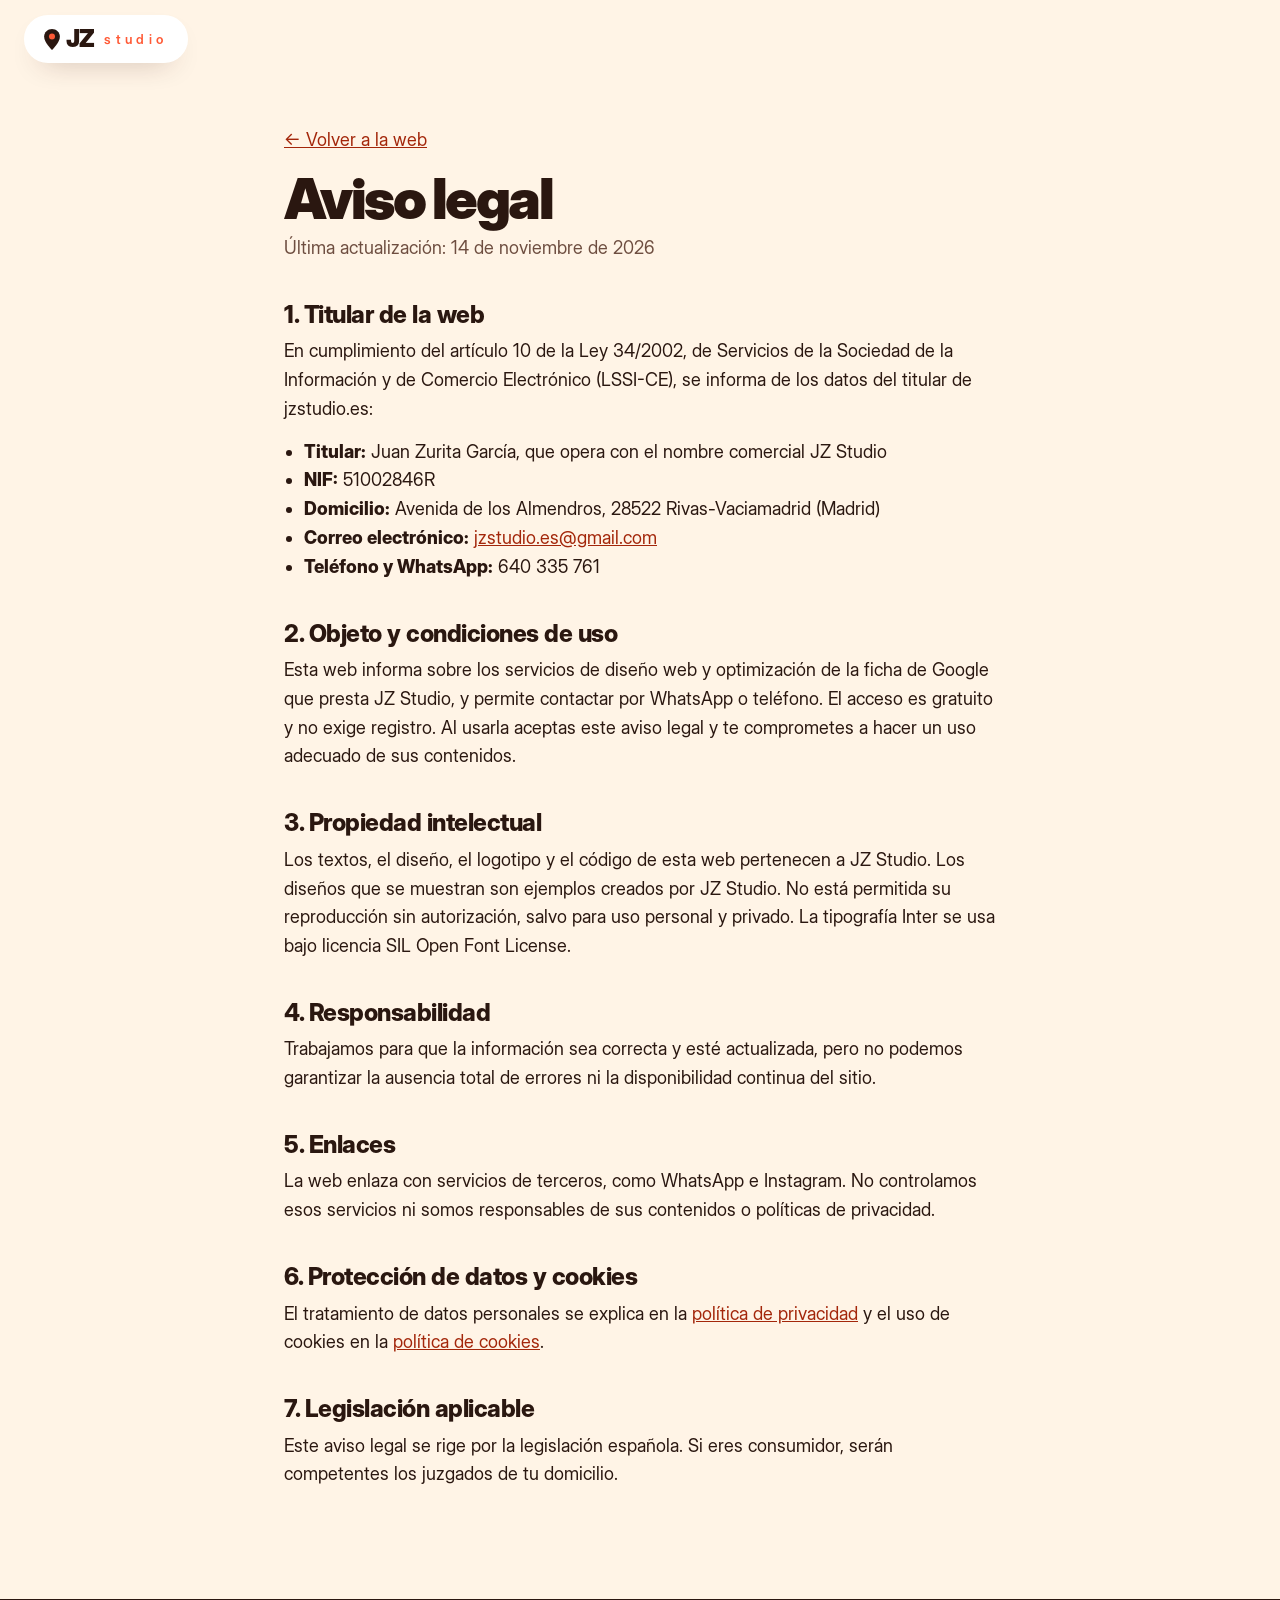
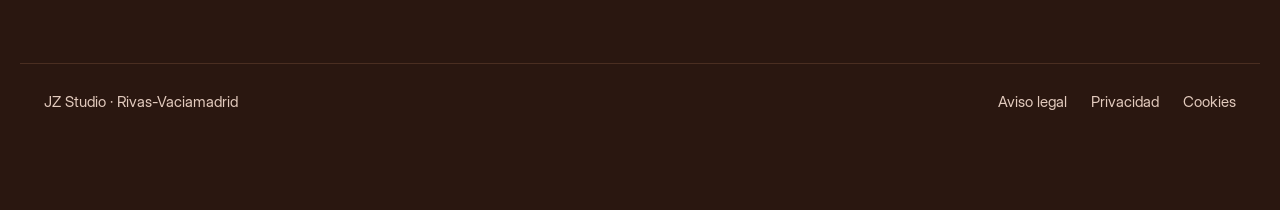
<file: aviso-legal.html>
<!doctype html>
<html lang="es">
<head>
<meta charset="utf-8">
<meta name="viewport" content="width=device-width, initial-scale=1">
<title>Aviso legal · JZ Studio</title>
<meta name="robots" content="noindex, follow">
<link rel="icon" href="favicon.svg" type="image/svg+xml">
<link rel="stylesheet" href="estilos.css">
<style>
  .legal { max-width: 760px; margin: 0 auto; padding: 48px 24px 96px; }
  .legal h1 { font-size: clamp(36px, 6vw, 56px); margin: 18px 0 8px; }
  .legal h2 { font-size: 24px; margin: 40px 0 10px; letter-spacing: -.02em; }
  .legal .fecha { color: var(--suave-claro); }
  .legal ul { padding-left: 20px; }
  .legal a { color: var(--granate); }
</style>
</head>
<body>
<header class="cabecera"><a class="marca" href="index.html" aria-label="JZ Studio, inicio"><svg class="pin" viewBox="0 0 24 32" aria-hidden="true"><path d="M12 0C5.4 0 0 5.2 0 11.7 0 20.4 12 32 12 32s12-11.6 12-20.3C24 5.2 18.6 0 12 0z" fill="currentColor"/><circle cx="12" cy="11.5" r="4.6" fill="var(--pin-hueco)"/></svg><b>JZ</b><span>studio</span></a></header>
<main class="legal">
<p><a href="index.html">← Volver a la web</a></p>
<h1>Aviso legal</h1>
<p class="fecha">Última actualización: 14 de noviembre de 2026</p>

<h2>1. Titular de la web</h2>
<p>En cumplimiento del artículo 10 de la Ley 34/2002, de Servicios de la Sociedad de la Información y de Comercio Electrónico (LSSI-CE), se informa de los datos del titular de jzstudio.es:</p>
<ul>
  <li><strong>Titular:</strong> Juan Zurita García, que opera con el nombre comercial JZ Studio</li>
  <li><strong>NIF:</strong> 51002846R</li>
  <li><strong>Domicilio:</strong> Avenida de los Almendros, 28522 Rivas-Vaciamadrid (Madrid)</li>
  <li><strong>Correo electrónico:</strong> <a href="mailto:jzstudio.es@gmail.com">jzstudio.es@gmail.com</a></li>
  <li><strong>Teléfono y WhatsApp:</strong> 640 335 761</li>
</ul>
<h2>2. Objeto y condiciones de uso</h2>
<p>Esta web informa sobre los servicios de diseño web y optimización de la ficha de Google que presta JZ Studio, y permite contactar por WhatsApp o teléfono. El acceso es gratuito y no exige registro. Al usarla aceptas este aviso legal y te comprometes a hacer un uso adecuado de sus contenidos.</p>
<h2>3. Propiedad intelectual</h2>
<p>Los textos, el diseño, el logotipo y el código de esta web pertenecen a JZ Studio. Los diseños que se muestran son ejemplos creados por JZ Studio. No está permitida su reproducción sin autorización, salvo para uso personal y privado. La tipografía Inter se usa bajo licencia SIL Open Font License.</p>
<h2>4. Responsabilidad</h2>
<p>Trabajamos para que la información sea correcta y esté actualizada, pero no podemos garantizar la ausencia total de errores ni la disponibilidad continua del sitio.</p>
<h2>5. Enlaces</h2>
<p>La web enlaza con servicios de terceros, como WhatsApp e Instagram. No controlamos esos servicios ni somos responsables de sus contenidos o políticas de privacidad.</p>
<h2>6. Protección de datos y cookies</h2>
<p>El tratamiento de datos personales se explica en la <a href="privacidad.html">política de privacidad</a> y el uso de cookies en la <a href="cookies.html">política de cookies</a>.</p>
<h2>7. Legislación aplicable</h2>
<p>Este aviso legal se rige por la legislación española. Si eres consumidor, serán competentes los juzgados de tu domicilio.</p>

</main>
<footer class="pie"><div class="envoltorio pie__grid"><p>JZ Studio · Rivas-Vaciamadrid</p><nav aria-label="Legal"><a href="aviso-legal.html">Aviso legal</a><a href="privacidad.html">Privacidad</a><a href="cookies.html">Cookies</a></nav></div></footer>
</body>
</html>
</file>
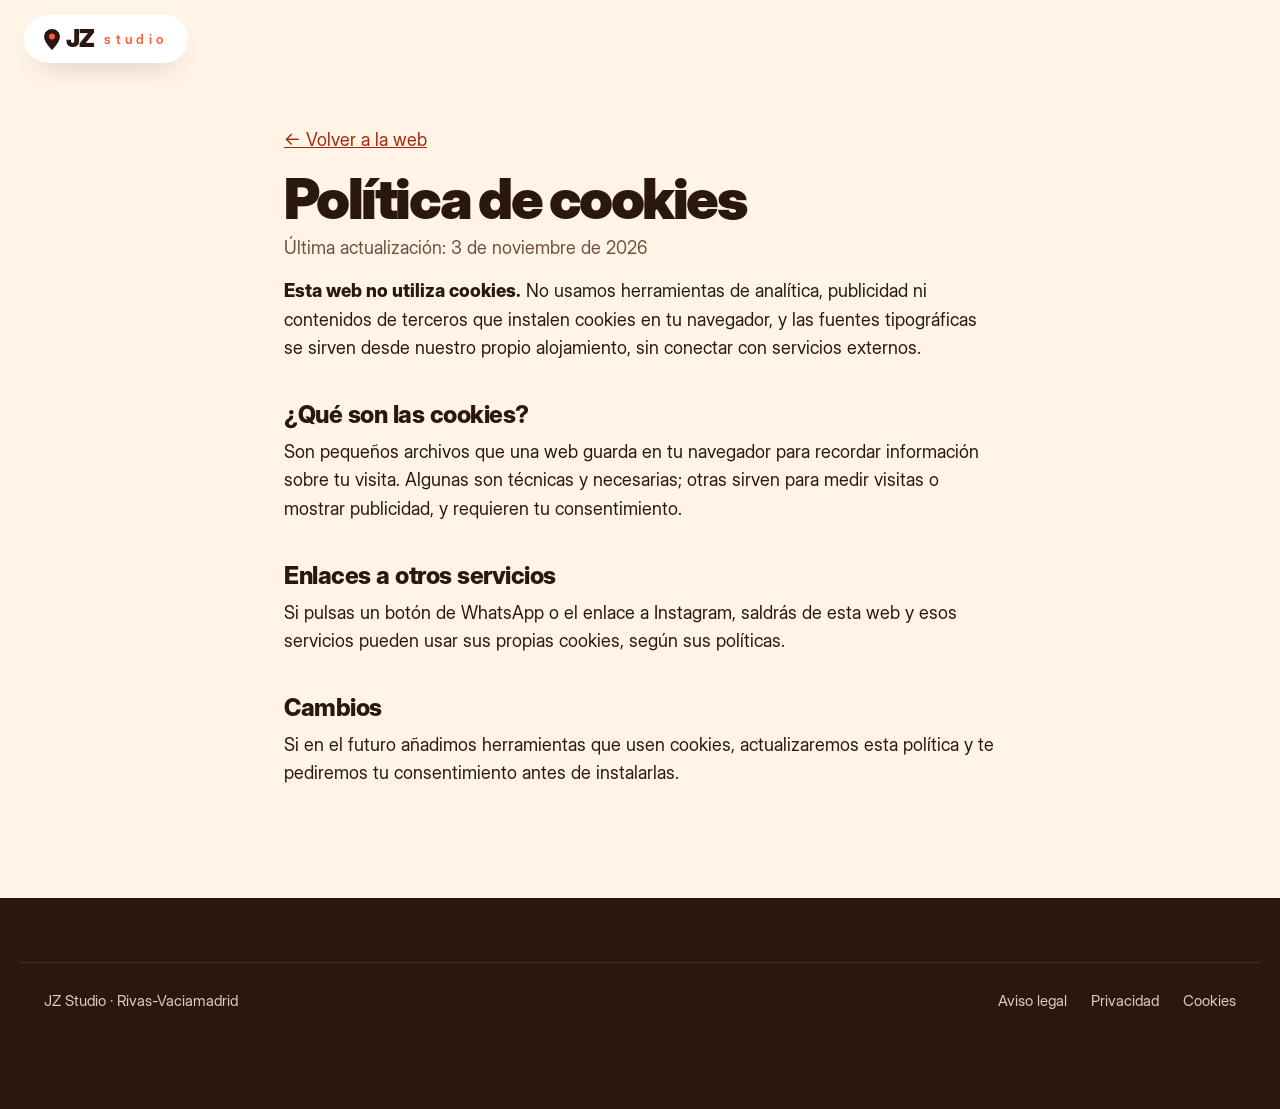
<file: cookies.html>
<!doctype html>
<html lang="es">
<head>
<meta charset="utf-8">
<meta name="viewport" content="width=device-width, initial-scale=1">
<title>Política de cookies · JZ Studio</title>
<meta name="robots" content="noindex, follow">
<link rel="icon" href="favicon.svg" type="image/svg+xml">
<link rel="stylesheet" href="estilos.css">
<style>
  .legal { max-width: 760px; margin: 0 auto; padding: 48px 24px 96px; }
  .legal h1 { font-size: clamp(36px, 6vw, 56px); margin: 18px 0 8px; }
  .legal h2 { font-size: 24px; margin: 40px 0 10px; letter-spacing: -.02em; }
  .legal .fecha { color: var(--suave-claro); }
  .legal ul { padding-left: 20px; }
  .legal a { color: var(--granate); }
</style>
</head>
<body>
<header class="cabecera"><a class="marca" href="index.html" aria-label="JZ Studio, inicio"><svg class="pin" viewBox="0 0 24 32" aria-hidden="true"><path d="M12 0C5.4 0 0 5.2 0 11.7 0 20.4 12 32 12 32s12-11.6 12-20.3C24 5.2 18.6 0 12 0z" fill="currentColor"/><circle cx="12" cy="11.5" r="4.6" fill="var(--pin-hueco)"/></svg><b>JZ</b><span>studio</span></a></header>
<main class="legal">
<p><a href="index.html">← Volver a la web</a></p>
<h1>Política de cookies</h1>
<p class="fecha">Última actualización: 3 de noviembre de 2026</p>

<p><strong>Esta web no utiliza cookies.</strong> No usamos herramientas de analítica, publicidad ni contenidos de terceros que instalen cookies en tu navegador, y las fuentes tipográficas se sirven desde nuestro propio alojamiento, sin conectar con servicios externos.</p>
<h2>¿Qué son las cookies?</h2>
<p>Son pequeños archivos que una web guarda en tu navegador para recordar información sobre tu visita. Algunas son técnicas y necesarias; otras sirven para medir visitas o mostrar publicidad, y requieren tu consentimiento.</p>
<h2>Enlaces a otros servicios</h2>
<p>Si pulsas un botón de WhatsApp o el enlace a Instagram, saldrás de esta web y esos servicios pueden usar sus propias cookies, según sus políticas.</p>
<h2>Cambios</h2>
<p>Si en el futuro añadimos herramientas que usen cookies, actualizaremos esta política y te pediremos tu consentimiento antes de instalarlas.</p>

</main>
<footer class="pie"><div class="envoltorio pie__grid"><p>JZ Studio · Rivas-Vaciamadrid</p><nav aria-label="Legal"><a href="aviso-legal.html">Aviso legal</a><a href="privacidad.html">Privacidad</a><a href="cookies.html">Cookies</a></nav></div></footer>
</body>
</html>
</file>
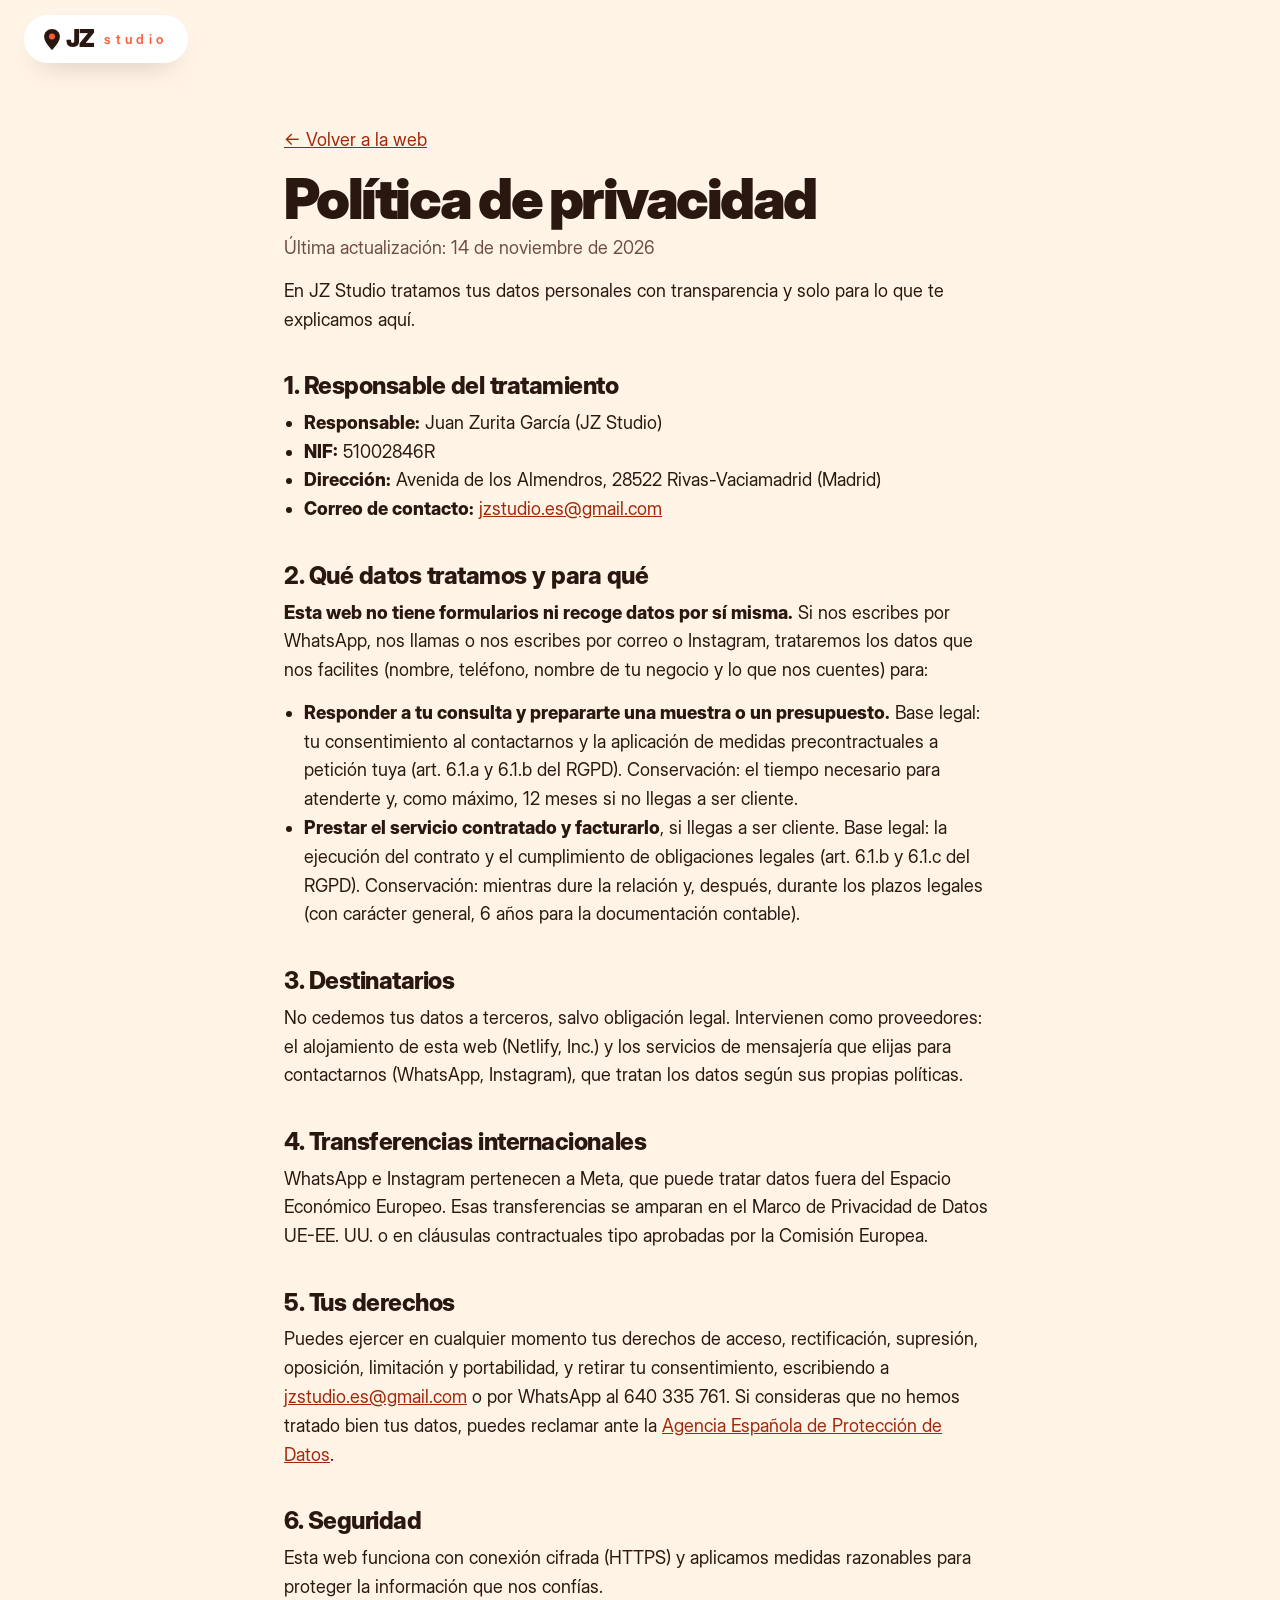
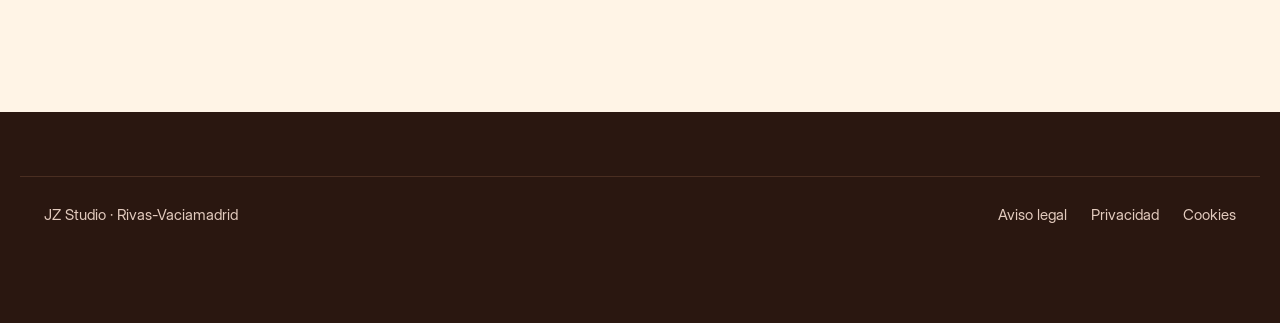
<file: privacidad.html>
<!doctype html>
<html lang="es">
<head>
<meta charset="utf-8">
<meta name="viewport" content="width=device-width, initial-scale=1">
<title>Política de privacidad · JZ Studio</title>
<meta name="robots" content="noindex, follow">
<link rel="icon" href="favicon.svg" type="image/svg+xml">
<link rel="stylesheet" href="estilos.css">
<style>
  .legal { max-width: 760px; margin: 0 auto; padding: 48px 24px 96px; }
  .legal h1 { font-size: clamp(36px, 6vw, 56px); margin: 18px 0 8px; }
  .legal h2 { font-size: 24px; margin: 40px 0 10px; letter-spacing: -.02em; }
  .legal .fecha { color: var(--suave-claro); }
  .legal ul { padding-left: 20px; }
  .legal a { color: var(--granate); }
</style>
</head>
<body>
<header class="cabecera"><a class="marca" href="index.html" aria-label="JZ Studio, inicio"><svg class="pin" viewBox="0 0 24 32" aria-hidden="true"><path d="M12 0C5.4 0 0 5.2 0 11.7 0 20.4 12 32 12 32s12-11.6 12-20.3C24 5.2 18.6 0 12 0z" fill="currentColor"/><circle cx="12" cy="11.5" r="4.6" fill="var(--pin-hueco)"/></svg><b>JZ</b><span>studio</span></a></header>
<main class="legal">
<p><a href="index.html">← Volver a la web</a></p>
<h1>Política de privacidad</h1>
<p class="fecha">Última actualización: 14 de noviembre de 2026</p>

<p>En JZ Studio tratamos tus datos personales con transparencia y solo para lo que te explicamos aquí.</p>
<h2>1. Responsable del tratamiento</h2>
<ul>
  <li><strong>Responsable:</strong> Juan Zurita García (JZ Studio)</li>
  <li><strong>NIF:</strong> 51002846R</li>
  <li><strong>Dirección:</strong> Avenida de los Almendros, 28522 Rivas-Vaciamadrid (Madrid)</li>
  <li><strong>Correo de contacto:</strong> <a href="mailto:jzstudio.es@gmail.com">jzstudio.es@gmail.com</a></li>
</ul>
<h2>2. Qué datos tratamos y para qué</h2>
<p><strong>Esta web no tiene formularios ni recoge datos por sí misma.</strong> Si nos escribes por WhatsApp, nos llamas o nos escribes por correo o Instagram, trataremos los datos que nos facilites (nombre, teléfono, nombre de tu negocio y lo que nos cuentes) para:</p>
<ul>
  <li><strong>Responder a tu consulta y prepararte una muestra o un presupuesto.</strong> Base legal: tu consentimiento al contactarnos y la aplicación de medidas precontractuales a petición tuya (art. 6.1.a y 6.1.b del RGPD). Conservación: el tiempo necesario para atenderte y, como máximo, 12 meses si no llegas a ser cliente.</li>
  <li><strong>Prestar el servicio contratado y facturarlo</strong>, si llegas a ser cliente. Base legal: la ejecución del contrato y el cumplimiento de obligaciones legales (art. 6.1.b y 6.1.c del RGPD). Conservación: mientras dure la relación y, después, durante los plazos legales (con carácter general, 6 años para la documentación contable).</li>
</ul>
<h2>3. Destinatarios</h2>
<p>No cedemos tus datos a terceros, salvo obligación legal. Intervienen como proveedores: el alojamiento de esta web (Netlify, Inc.) y los servicios de mensajería que elijas para contactarnos (WhatsApp, Instagram), que tratan los datos según sus propias políticas.</p>
<h2>4. Transferencias internacionales</h2>
<p>WhatsApp e Instagram pertenecen a Meta, que puede tratar datos fuera del Espacio Económico Europeo. Esas transferencias se amparan en el Marco de Privacidad de Datos UE-EE. UU. o en cláusulas contractuales tipo aprobadas por la Comisión Europea.</p>
<h2>5. Tus derechos</h2>
<p>Puedes ejercer en cualquier momento tus derechos de acceso, rectificación, supresión, oposición, limitación y portabilidad, y retirar tu consentimiento, escribiendo a <a href="mailto:jzstudio.es@gmail.com">jzstudio.es@gmail.com</a> o por WhatsApp al 640 335 761. Si consideras que no hemos tratado bien tus datos, puedes reclamar ante la <a href="https://www.aepd.es" rel="noopener">Agencia Española de Protección de Datos</a>.</p>
<h2>6. Seguridad</h2>
<p>Esta web funciona con conexión cifrada (HTTPS) y aplicamos medidas razonables para proteger la información que nos confías.</p>

</main>
<footer class="pie"><div class="envoltorio pie__grid"><p>JZ Studio · Rivas-Vaciamadrid</p><nav aria-label="Legal"><a href="aviso-legal.html">Aviso legal</a><a href="privacidad.html">Privacidad</a><a href="cookies.html">Cookies</a></nav></div></footer>
</body>
</html>
</file>
<file: estilos.css>
/* JZ Studio · estilos v2
   Concepto: carteles de comercio de barrio a gran escala. Bandas de color plano que se alternan
   (coral, crema, café, melocotón), tipografía enorme y apretada, y un único elemento vivo por sección. */
@font-face { font-family: "Inter Display"; src: url("inter-display-regular.woff2") format("woff2"); font-weight: 400; font-display: swap; }
@font-face { font-family: "Inter Display"; src: url("inter-display-semibold.woff2") format("woff2"); font-weight: 600; font-display: swap; }
@font-face { font-family: "Inter Display"; src: url("inter-display-extrabold.woff2") format("woff2"); font-weight: 800; font-display: swap; }
@font-face { font-family: "Inter Display"; src: url("inter-display-black.woff2") format("woff2"); font-weight: 900; font-display: swap; }

:root {
  --coral: #FF5A36; --coral-osc: #E8431F; --sol: #FFC93C; --cafe: #2A1710; --cafe-2: #3A2318; --cafe-3: #4A2E21;
  --crema: #FFF4E6; --melocoton: #FFE3D3; --granate: #A3260A; --blanco: #FFFFFF;
  --suave-claro: #6E4E40; --suave-oscuro: #E3CBBE; --sobre-coral: #3B130A;
  --pin-hueco: var(--coral);
  --fuente: "Inter Display", system-ui, -apple-system, "Segoe UI", Roboto, Arial, sans-serif;
  --ancho: 1240px; --radio: 28px;
  --gutter-l: max(24px, env(safe-area-inset-left, 0px)); --gutter-r: max(24px, env(safe-area-inset-right, 0px));
  --ease: cubic-bezier(.23, 1, .32, 1);
  color-scheme: light;
}
*, *::before, *::after { box-sizing: border-box; }
html { scroll-behavior: smooth; scroll-padding-top: 90px; -webkit-text-size-adjust: 100%; }
body { margin: 0; font-family: var(--fuente); font-size: 18px; line-height: 1.6; color: var(--cafe); background: var(--crema); -webkit-font-smoothing: antialiased; text-rendering: optimizeLegibility; overflow-x: clip; }
body::before { content: ""; position: fixed; inset: 0 0 auto; height: env(safe-area-inset-top, 0px); z-index: 61; background: var(--coral); }
img { max-width: 100%; height: auto; display: block; }
a { color: inherit; }
h1, h2, h3 { margin: 0; font-weight: 900; letter-spacing: -0.045em; line-height: .95; text-wrap: balance; }
h2 { font-size: clamp(42px, 6.4vw, 88px); }
h3 { font-size: clamp(26px, 2.6vw, 34px); font-weight: 800; letter-spacing: -0.03em; line-height: 1.05; }
p { margin: 0; }
.legal p, .legal ul { margin: 0 0 14px; }
.ico { width: 1.1em; height: 1.1em; flex: none; }
.envoltorio { max-width: var(--ancho); margin: 0 auto; padding-left: var(--gutter-l); padding-right: var(--gutter-r); }
.coral { color: var(--coral); } .sol { color: var(--sol); } .granate { color: var(--granate); }
.entrada { font-size: clamp(19px, 1.7vw, 22px); line-height: 1.5; max-width: 40ch; }
.texto { display: grid; gap: 28px; align-content: start; min-width: 0; }
.titulo-seccion { max-width: 16ch; }
.titulo-seccion + .entrada { margin-top: 28px; }
.oculto { position: absolute; width: 1px; height: 1px; overflow: hidden; clip: rect(0 0 0 0); white-space: nowrap; }
.saltar { position: absolute; left: -9999px; }
.saltar:focus { left: 16px; top: 16px; z-index: 100; background: var(--blanco); padding: 10px 14px; border-radius: 8px; }
:focus-visible { outline: 3px solid var(--cafe); outline-offset: 3px; border-radius: 8px; }
.seccion--cafe :focus-visible, .pie :focus-visible { outline-color: var(--sol); }

/* Botones */
.boton { display: inline-flex; align-items: center; justify-content: center; gap: 10px; min-height: 52px; padding: 14px 24px; border-radius: 999px; font-weight: 800; font-size: 17px; text-decoration: none; letter-spacing: -.01em; border: 2px solid transparent; transition: transform 160ms var(--ease), background-color 200ms ease, color 200ms ease, box-shadow 200ms ease; }
.boton:active { transform: scale(.97); }
.boton--oscuro { background: var(--cafe); color: var(--blanco); box-shadow: 0 10px 24px -10px rgba(42,23,16,.6); }
.boton--sol { background: var(--sol); color: var(--cafe); }
.boton--claro { background: var(--blanco); color: var(--cafe); }
.boton--linea { border-color: var(--cafe); color: var(--cafe); }
.boton--peq { min-height: 44px; padding: 10px 18px; font-size: 15px; }
.boton--grande { min-height: 60px; padding: 16px 28px; font-size: 18px; }
.boton--enorme { min-height: 72px; padding: 20px 38px; font-size: 21px; }
.boton .ico { transition: transform 200ms var(--ease); }
@media (hover: hover) and (pointer: fine) {
  .boton--oscuro:hover { background: #000; box-shadow: 0 16px 30px -12px rgba(42,23,16,.7); transform: translateY(-2px); }
  .boton--sol:hover { background: #FFD666; transform: translateY(-2px); }
  .boton--linea:hover { background: var(--cafe); color: var(--blanco); }
  .boton:hover .ico:last-child:not(:first-child) { transform: translateX(3px); }
}

/* Cabecera */
.cabecera { position: sticky; top: env(safe-area-inset-top, 0px); z-index: 60; background: var(--coral); transition: box-shadow 250ms ease; padding-left: var(--gutter-l); padding-right: var(--gutter-r); padding-block: 14px; display: flex; align-items: center; }
.cabecera--scroll { box-shadow: 0 10px 30px -18px rgba(59,19,10,.6); }
.cabecera__in { max-width: calc(var(--ancho) - 48px); margin: 0 auto; width: 100%; display: flex; align-items: center; justify-content: space-between; gap: 24px; }
.cabecera nav { display: flex; gap: 30px; font-weight: 600; font-size: 16px; }
.cabecera nav a { text-decoration: none; color: var(--cafe); position: relative; }
.cabecera nav a::after { content: ""; position: absolute; left: 0; right: 0; bottom: -4px; height: 2px; background: var(--cafe); transform: scaleX(0); transform-origin: left; transition: transform 250ms var(--ease); }
.cabecera nav a:hover::after { transform: scaleX(1); }
.marca { display: inline-flex; align-items: center; gap: 6px; text-decoration: none; color: var(--cafe); }
.marca .pin { width: 16px; height: 21px; color: var(--cafe); }
.marca b { font-size: 28px; font-weight: 900; letter-spacing: -.06em; line-height: 1; }
.marca span { font-weight: 600; font-size: 13px; letter-spacing: .34em; color: var(--blanco); margin-left: 5px; }

/* Portada */
.hero { position: relative; overflow: hidden; background: var(--coral); padding-block: clamp(40px, 6vw, 80px) clamp(70px, 9vw, 120px); }
.hero__sol { position: absolute; right: -12%; top: -45%; width: min(1100px, 95vw); aspect-ratio: 1; border-radius: 50%; background: radial-gradient(circle, rgba(255,201,60,.75), rgba(255,201,60,0) 64%); pointer-events: none; animation: respirar 9s ease-in-out infinite alternate; }
@keyframes respirar { to { transform: scale(1.08) translate(-2%, 3%); } }
.hero__grid { position: relative; display: grid; grid-template-columns: minmax(0, 1fr) minmax(0, 1.05fr); gap: 32px; align-items: center; }
.hero__texto { display: grid; gap: 26px; min-width: 0; justify-items: start; }
.hero__lugar { display: inline-flex; align-items: center; gap: 8px; font-weight: 700; font-size: 15px; color: var(--sobre-coral); }
.hero__lugar .pin { width: 13px; height: 17px; color: var(--cafe); }
.hero h1 { font-size: clamp(52px, 7.2vw, 108px); color: var(--cafe); letter-spacing: -.055em; line-height: .9; }
.hero h1 span { display: inline-block; animation: subir 900ms var(--ease) both; }
.hero h1 .l3 { display: block; color: var(--blanco); margin-top: .06em; animation-delay: 180ms; }
.hero h1 .l2 { animation-delay: 80ms; }
@keyframes subir { from { transform: translateY(18px); opacity: .001; } }
.hero__sub { font-size: clamp(19px, 1.7vw, 22px); line-height: 1.5; color: var(--sobre-coral); max-width: 36ch; }
.hero__acciones { display: flex; flex-wrap: wrap; gap: 12px; }
.hero__sellos { list-style: none; padding: 0; margin: 0; display: flex; flex-wrap: wrap; gap: 10px 24px; font-weight: 700; font-size: 15px; color: var(--sobre-coral); }
.hero__sellos li { display: flex; align-items: center; gap: 8px; }
.hero__escena { position: relative; min-width: 0; }
.hero__img { width: 100%; filter: drop-shadow(0 40px 50px rgba(90,25,8,.35)); animation: entrar 1100ms var(--ease) 120ms both; }
@keyframes entrar { from { transform: translateY(30px) scale(.98); } }
.aviso { position: absolute; display: flex; align-items: center; gap: 12px; padding: 12px 18px 12px 12px; background: var(--blanco); border-radius: 18px; box-shadow: 0 18px 40px -16px rgba(59,19,10,.5); font-size: 14px; line-height: 1.25; color: var(--cafe); animation: flotar 6s ease-in-out infinite; }
.aviso b { display: block; font-size: 15px; }
.aviso small { color: var(--suave-claro); font-size: 13px; }
.aviso__ico { width: 38px; height: 38px; border-radius: 12px; display: grid; place-items: center; flex: none; }
.aviso__ico .ico { width: 20px; height: 20px; }
.aviso__ico--sol { background: #FFF1C9; color: #C98A00; }
.aviso__ico--wa { background: #DDF7E6; color: #1FA855; }
.aviso__ico--azul { background: #E6EEFC; color: #1A56C4; }
.aviso--1 { left: -4%; top: 4%; }
.aviso--2 { right: -2%; top: 38%; animation-delay: -2s; }
.aviso--3 { left: 6%; bottom: 2%; animation-delay: -4s; }
@keyframes flotar { 50% { transform: translateY(-10px); } }

/* Marquesina */
.marquesina { background: var(--cafe); color: var(--crema); overflow: hidden; padding-block: 22px; }
.marquesina__pista { display: flex; align-items: center; gap: 28px; width: max-content; animation: desfile 40s linear infinite; font-weight: 800; font-size: clamp(22px, 2.4vw, 32px); letter-spacing: -.03em; white-space: nowrap; }
.marquesina i { display: block; width: 16px; height: 21px; color: var(--coral); --pin-hueco: var(--cafe); }
.marquesina .pin { width: 100%; height: 100%; }
@keyframes desfile { to { transform: translateX(-50%); } }

/* Secciones */
.seccion { padding-block: clamp(90px, 12vw, 170px); position: relative; }
.seccion--crema { background: var(--crema); }
.seccion--melo { background: var(--melocoton); }
.seccion--sol { background: var(--sol); }
.seccion--cafe { background: var(--cafe); color: var(--crema); overflow: hidden; }
.seccion--cafe .entrada, .seccion--cafe p { color: var(--suave-oscuro); }
.dos-col { display: grid; grid-template-columns: minmax(0, 1.05fr) minmax(0, .95fr); gap: clamp(40px, 6vw, 90px); align-items: center; }
.dos-col--inv { grid-template-columns: minmax(0, .9fr) minmax(0, 1.1fr); }

.busqueda { list-style: none; padding: 0; margin: 0; display: grid; border-top: 2px solid var(--cafe); }
.busqueda li { display: grid; grid-template-columns: 170px 1fr; gap: 16px; align-items: baseline; padding-block: 16px; border-bottom: 2px solid var(--cafe); font-size: 20px; }
.busqueda b { font-size: clamp(26px, 2.6vw, 34px); font-weight: 900; letter-spacing: -.04em; color: var(--coral); }
.remate { font-size: 19px; max-width: 44ch; }
.movil-maps { margin: 0; position: relative; justify-self: center; width: min(400px, 100%); }
.movil-maps img { filter: drop-shadow(0 40px 50px rgba(42,23,16,.25)); }
.movil-maps figcaption { position: absolute; left: -18%; top: 33%; background: var(--coral); color: var(--blanco); font-weight: 900; font-size: 20px; letter-spacing: -.02em; padding: 14px 22px; border-radius: 999px; box-shadow: 0 16px 34px -14px rgba(232,67,31,.8); transform: rotate(-4deg); white-space: nowrap; }

/* Configurador */
.prueba::before { content: ""; position: absolute; right: -300px; top: -200px; width: 900px; height: 900px; border-radius: 50%; background: radial-gradient(circle, rgba(255,90,54,.28), rgba(255,90,54,0) 65%); pointer-events: none; }
.prueba__grid { position: relative; display: grid; grid-template-columns: minmax(0, 1fr) minmax(0, .9fr); gap: clamp(40px, 6vw, 100px); align-items: center; }
.config { display: grid; gap: 24px; min-width: 0; }
.campo { display: grid; gap: 10px; font-weight: 700; font-size: 15px; color: var(--suave-oscuro); }
.campo input { font: inherit; font-size: 22px; font-weight: 800; letter-spacing: -.02em; color: var(--blanco); background: var(--cafe-2); border: 2px solid var(--cafe-3); border-radius: 18px; padding: 16px 20px; min-height: 64px; width: 100%; transition: border-color 200ms ease, background-color 200ms ease; }
.campo input:focus { outline: none; border-color: var(--sol); background: var(--cafe-3); }
.campo input::placeholder { color: #9C8073; }
.chips { border: 0; padding: 0; margin: 0; display: flex; flex-wrap: wrap; gap: 10px; min-width: 0; }
.chips legend { font-weight: 700; font-size: 15px; color: var(--suave-oscuro); margin-bottom: 10px; padding: 0; }
.chip { position: relative; display: inline-flex; align-items: center; gap: 8px; padding: 11px 16px; border-radius: 999px; background: var(--cafe-2); border: 2px solid var(--cafe-3); color: var(--crema); font-weight: 700; font-size: 15px; cursor: pointer; transition: background-color 200ms ease, border-color 200ms ease, color 200ms ease, transform 160ms var(--ease); }
.chip input { position: absolute; opacity: 0; inset: 0; margin: 0; cursor: pointer; }
.chip:has(input:checked) { background: var(--sol); border-color: var(--sol); color: var(--cafe); }
.chip:has(input:focus-visible) { outline: 3px solid var(--sol); outline-offset: 3px; }
.chip:active { transform: scale(.97); }
.config .boton { justify-self: start; }
.config__nota { font-size: 14px; max-width: 44ch; }
.vista { display: grid; justify-items: center; gap: 14px; min-width: 0; }
.vista__pie { font-size: 13px; letter-spacing: .08em; text-transform: uppercase; color: var(--suave-oscuro); }

.telefono { --m-fondo: #151210; --m-tinta: #F4EBDD; --m-acento: #C8894D; --m-hero: #2a1d14;
  position: relative; width: min(340px, 100%); aspect-ratio: 390 / 800; border-radius: 52px; padding: 12px; background: #0B0B0D;
  box-shadow: 0 0 0 2px #3a3a42 inset, 0 50px 80px -30px rgba(0,0,0,.7); }
.telefono__isla { position: absolute; top: 22px; left: 50%; transform: translateX(-50%); width: 96px; height: 28px; border-radius: 999px; background: #0B0B0D; z-index: 2; }
.mini { height: 100%; border-radius: 42px; overflow: hidden; background: var(--m-fondo); color: var(--m-tinta); padding: 58px 16px 16px; display: grid; grid-template-rows: auto auto auto auto 1fr; gap: 12px; transition: background-color 400ms ease, color 400ms ease; font-size: 13px; line-height: 1.35; }
.mini__barra { display: flex; justify-content: space-between; align-items: center; gap: 8px; }
.mini__barra b { font-size: 15px; font-weight: 900; letter-spacing: -.02em; white-space: nowrap; overflow: hidden; text-overflow: ellipsis; }
.mini__menu { width: 18px; height: 12px; flex: none; border-top: 2px solid currentColor; border-bottom: 2px solid currentColor; position: relative; }
.mini__menu::after { content: ""; position: absolute; left: 0; right: 0; top: 3px; border-top: 2px solid currentColor; }
.mini__hero { position: relative; border-radius: 22px; min-height: 190px; background: var(--m-hero); padding: 16px; display: grid; align-content: end; overflow: hidden; color: #fff; }
.mini__icono { position: absolute; right: -8px; top: -6px; width: 120px; height: 120px; color: var(--m-acento); opacity: .9; transform: rotate(-14deg); }
.mini__icono svg { width: 100%; height: 100%; fill: currentColor; }
.mini__etq { font-size: 10px; font-weight: 700; letter-spacing: .16em; text-transform: uppercase; opacity: .85; position: relative; }
.mini__lema { font-size: 26px; font-weight: 900; letter-spacing: -.04em; line-height: 1; margin-top: 6px; max-width: 85%; position: relative; }
.mini__botones { display: grid; grid-template-columns: 1fr 1fr; gap: 8px; }
.mini__botones span { display: flex; align-items: center; justify-content: center; gap: 6px; padding: 10px 6px; border-radius: 12px; font-weight: 800; font-size: 12px; }
.mini__b1 { background: var(--m-acento); color: #fff; }
.mini__b2 { border: 1.5px solid currentColor; opacity: .85; }
.mini__nota { display: flex; align-items: center; gap: 8px; padding: 10px 12px; border-radius: 14px; background: color-mix(in srgb, var(--m-tinta) 8%, transparent); }
.mini__nota b { font-size: 18px; }
.mini__estrellas { color: #F2B544; letter-spacing: 1px; }
.mini__nota small { opacity: .7; font-size: 11px; }
.mini__lista { list-style: none; padding: 0; margin: 0; display: grid; align-content: start; }
.mini__lista li { display: flex; justify-content: space-between; gap: 8px; padding: 9px 2px; border-bottom: 1px solid color-mix(in srgb, var(--m-tinta) 14%, transparent); }
.mini__lista b { color: var(--m-acento); white-space: nowrap; }
.telefono--cambio .mini__hero, .telefono--cambio .mini__lista { animation: cambio 500ms var(--ease); }
@keyframes cambio { from { transform: translateY(8px); filter: blur(3px); } }

/* Qué hago: filas editoriales */
.pilar { display: grid; grid-template-columns: minmax(0, 1fr) minmax(0, 1fr); gap: clamp(32px, 6vw, 90px); align-items: center; margin-top: clamp(60px, 8vw, 110px); }
.pilar--inv .pilar__img { order: 2; }
.pilar__img { border-radius: var(--radio); aspect-ratio: 5 / 4; max-width: 100%; display: grid; place-items: center; overflow: hidden; position: relative; }
.pilar__img img { width: 46%; filter: drop-shadow(0 30px 40px rgba(42,23,16,.3)); transition: transform 600ms var(--ease); }
.pilar__img--coral { background: var(--coral); } .pilar__img--sol { background: var(--sol); } .pilar__img--melo { background: var(--melocoton); }
@media (hover: hover) { .pilar:hover .pilar__img img { transform: translateY(-8px) rotate(-1.5deg); } }
.pilar__txt { display: grid; gap: 18px; min-width: 0; }
.pilar__txt h3 { font-size: clamp(36px, 4.4vw, 60px); font-weight: 900; letter-spacing: -.045em; }
.pilar__txt p { font-size: 20px; max-width: 40ch; color: var(--suave-claro); }

/* Comparador */
.comparador { --pos: 50%; position: relative; margin-top: 48px; border-radius: var(--radio); overflow: hidden; background: #fff; max-width: 1080px; margin-left: auto; margin-right: auto; box-shadow: 0 40px 60px -40px rgba(59,19,10,.35); }
.comparador > img { width: 100%; }
.comparador__antes { position: absolute; inset: 0; clip-path: inset(0 calc(100% - var(--pos)) 0 0); background: #F3F1EE; }
.comparador__antes img { width: 100%; filter: grayscale(.4); }
.comparador__linea { position: absolute; top: 0; bottom: 0; left: var(--pos); width: 3px; background: var(--cafe); transform: translateX(-50%); pointer-events: none; }
.comparador__linea span { position: absolute; top: 50%; left: 50%; width: 52px; height: 52px; margin: -26px 0 0 -26px; border-radius: 50%; background: var(--cafe); color: var(--blanco); display: grid; place-items: center; box-shadow: 0 10px 24px -8px rgba(0,0,0,.5); }
.comparador__etq { position: absolute; top: 18px; padding: 8px 14px; border-radius: 999px; font-weight: 800; font-size: 14px; pointer-events: none; }
.comparador__etq--a { left: 18px; background: var(--blanco); color: var(--cafe); box-shadow: 0 4px 12px -4px rgba(0,0,0,.25); }
.comparador__etq--d { right: 18px; background: var(--coral); color: var(--blanco); }
.comparador input[type=range] { position: absolute; inset: 0; width: 100%; height: 100%; margin: 0; opacity: 0; cursor: ew-resize; }
.comparador:has(input:focus-visible) .comparador__linea span { outline: 3px solid var(--coral); outline-offset: 3px; }

/* Diseños */
.nota { font-size: 14px; color: #7A5410; }
.abanico { display: flex; justify-content: center; align-items: flex-start; padding-top: 20px; }
.abanico img { width: 34%; filter: drop-shadow(0 30px 40px rgba(42,23,16,.3)); transition: transform 500ms var(--ease); }
.abanico img:nth-child(1) { transform: rotate(-7deg) translate(20%, 36px); }
.abanico img:nth-child(2) { z-index: 1; width: 37%; }
.abanico img:nth-child(3) { transform: rotate(7deg) translate(-20%, 36px); }
@media (hover: hover) {
  .abanico:hover img:nth-child(1) { transform: rotate(-10deg) translate(8%, 30px); }
  .abanico:hover img:nth-child(3) { transform: rotate(10deg) translate(-8%, 30px); }
  .abanico:hover img:nth-child(2) { transform: translateY(-10px); }
}

/* Proceso */
.proceso { display: grid; grid-template-columns: minmax(0, .85fr) minmax(0, 1.15fr); gap: clamp(40px, 7vw, 120px); align-items: start; }
.proceso__titulo { position: sticky; top: 130px; display: grid; gap: 26px; justify-items: start; }
.pasos { --avance: 0; list-style: none; padding: 0; margin: 0; position: relative; display: grid; gap: clamp(48px, 6vw, 80px); padding-left: 56px; }
.pasos::before, .pasos::after { content: ""; position: absolute; left: 13px; top: 10px; bottom: 10px; width: 5px; border-radius: 3px; }
.pasos::before { background: #F0DCC9; }
.pasos::after { background: linear-gradient(var(--coral), var(--sol)); transform-origin: top; transform: scaleY(max(.08, var(--avance))); transition: transform 120ms linear; }
.pasos li { position: relative; display: grid; gap: 10px; }
.pasos li::before { content: ""; position: absolute; left: -56px; top: 2px; width: 32px; height: 32px; border-radius: 50%; background: var(--coral); border: 7px solid var(--crema); z-index: 1; box-shadow: 0 0 0 2px var(--coral); }
.pasos li:nth-child(even)::before { background: var(--sol); box-shadow: 0 0 0 2px var(--sol); }
.pasos .cuando { font-weight: 800; color: var(--coral-osc); font-size: 15px; letter-spacing: .02em; }
.pasos h3 { font-size: clamp(30px, 3.2vw, 44px); font-weight: 900; letter-spacing: -.04em; }
.pasos p { font-size: 19px; color: var(--suave-claro); max-width: 36ch; }

/* Por qué */
.razones { list-style: none; padding: 0; margin: clamp(48px, 6vw, 80px) 0; display: grid; grid-template-columns: repeat(4, minmax(0, 1fr)); border-top: 1px solid var(--cafe-3); }
.razones li { display: grid; gap: 14px; align-content: start; padding: 34px 28px 10px; border-right: 1px solid var(--cafe-3); }
.razones li:first-child { padding-left: 0; } .razones li:last-child { border-right: 0; }
.razones__ico { width: 54px; height: 54px; border-radius: 16px; display: grid; place-items: center; background: var(--cafe-2); color: var(--sol); }
.razones__ico .ico { width: 24px; height: 24px; }
.razones h3 { font-size: 26px; color: var(--blanco); }
.razones p { font-size: 17px; }
.precio { font-size: 20px; max-width: 60ch; }
.precio a { display: inline-flex; align-items: center; gap: 6px; color: var(--sol); font-weight: 800; text-underline-offset: 4px; }

/* Preguntas */
.faq-grid { display: grid; grid-template-columns: minmax(0, .8fr) minmax(0, 1.2fr); gap: clamp(40px, 6vw, 100px); align-items: start; }
.faq-grid > div:first-child { display: grid; gap: 22px; position: sticky; top: 130px; justify-items: start; }
.faq { border-top: 2px solid var(--cafe); min-width: 0; }
.faq details { border-bottom: 2px solid var(--cafe); }
.faq summary { list-style: none; cursor: pointer; display: flex; justify-content: space-between; align-items: center; gap: 20px; padding: 24px 0; font-weight: 800; font-size: clamp(19px, 1.8vw, 23px); letter-spacing: -.02em; }
.faq summary::-webkit-details-marker { display: none; }
.mas { position: relative; width: 36px; height: 36px; border-radius: 50%; background: var(--coral); flex: none; transition: transform 300ms var(--ease), background-color 200ms ease; }
.mas::before, .mas::after { content: ""; position: absolute; left: 50%; top: 50%; width: 14px; height: 2.5px; background: var(--blanco); transform: translate(-50%, -50%); border-radius: 2px; }
.mas::after { transform: translate(-50%, -50%) rotate(90deg); }
.faq details[open] .mas { transform: rotate(45deg); background: var(--cafe); }
.faq details p { padding: 0 60px 26px 0; color: var(--suave-claro); font-size: 18px; }

/* Cierre */
.cierre { position: relative; overflow: hidden; background: var(--coral); padding-block: clamp(110px, 14vw, 200px); text-align: center; }
.hero__sol--cierre { left: 50%; right: auto; top: -60%; margin-left: max(-550px, -47.5vw); animation: none; }
.cierre__in { position: relative; display: grid; justify-items: center; gap: 30px; }
.cierre h2 { font-size: clamp(56px, 9vw, 140px); letter-spacing: -.06em; line-height: .88; }
.cierre h2 span { display: block; color: var(--blanco); }
.cierre .entrada { color: var(--sobre-coral); margin: 0 auto; max-width: 34ch; }
.contacto { list-style: none; padding: 0; margin: 10px 0 0; display: flex; justify-content: center; flex-wrap: wrap; gap: 14px 34px; font-weight: 700; }
.contacto li { display: flex; align-items: center; gap: 8px; }
.contacto a { text-decoration: none; } .contacto a:hover { text-decoration: underline; text-underline-offset: 4px; }

/* Pie */
.pie { background: var(--cafe); color: var(--suave-oscuro); padding-block: 70px 110px; font-size: 15px; overflow: hidden; }
.pie__marca { font-weight: 900; font-size: clamp(110px, 22vw, 320px); letter-spacing: -.035em; line-height: .8; color: var(--coral); margin-bottom: 44px; display: flex; align-items: baseline; gap: .12em; }
.pie__marca span { font-size: .16em; font-weight: 600; letter-spacing: .3em; color: var(--sol); }
.pie__grid { display: grid; grid-template-columns: 1fr auto; gap: 18px 40px; align-items: center; border-top: 1px solid var(--cafe-3); padding-top: 26px; }
.pie nav { display: flex; gap: 24px; flex-wrap: wrap; }
.pie nav a { text-decoration: none; } .pie nav a:hover { text-decoration: underline; }
.pie__copy { grid-column: 1 / -1; font-size: 13px; opacity: .7; }
.marca--pie { color: var(--blanco); --pin-hueco: var(--cafe); }
.marca--pie .pin { color: var(--coral); }
.marca--pie span { color: var(--sol); }

.flotante { position: fixed; right: calc(18px + env(safe-area-inset-right, 0px)); bottom: calc(18px + env(safe-area-inset-bottom, 0px)); z-index: 59; width: 60px; height: 60px; border-radius: 50%; background: #25D366; color: var(--blanco); display: grid; place-items: center; box-shadow: 0 12px 30px -8px rgba(0,0,0,.35); transition: transform 160ms var(--ease); }
.flotante .ico { width: 30px; height: 30px; }
.flotante:active { transform: scale(.94); }

/* Responsive */
@media (max-width: 1080px) {
  .cabecera nav { display: none; }
  .razones { grid-template-columns: repeat(2, minmax(0, 1fr)); }
  .razones li:nth-child(2) { border-right: 0; }
  .razones li:nth-child(3) { padding-left: 0; }
}
@media (max-width: 900px) {
  .hero__grid, .dos-col, .dos-col--inv, .prueba__grid, .pilar, .proceso, .faq-grid { grid-template-columns: minmax(0, 1fr); }
  .pilar--inv .pilar__img { order: 0; }
  .proceso__titulo, .faq-grid > div:first-child { position: static; }
  .hero__escena { margin-top: 20px; }
  .aviso--1 { left: 0; } .aviso--2 { right: 0; }
  .movil-maps figcaption { left: -4%; }
}
@media (max-width: 560px) {
  body { font-size: 17px; }
  :root { --gutter-l: max(18px, env(safe-area-inset-left, 0px)); --gutter-r: max(18px, env(safe-area-inset-right, 0px)); }
  .hero__texto .boton, .boton--grande, .boton--enorme { width: 100%; }
  .hero__acciones { width: 100%; }
  .cabecera .boton { padding: 10px 14px; }
  .marca span { display: none; }
  .busqueda li { grid-template-columns: 1fr; gap: 2px; }
  .razones { grid-template-columns: minmax(0, 1fr); }
  .razones li, .razones li:nth-child(3) { border-right: 0; padding-left: 0; padding-right: 0; border-bottom: 1px solid var(--cafe-3); padding-bottom: 28px; }
  .aviso { font-size: 12px; padding: 9px 12px 9px 9px; border-radius: 14px; }
  .aviso b { font-size: 13px; } .aviso small { font-size: 11px; }
  .aviso__ico { width: 30px; height: 30px; border-radius: 10px; }
  .aviso--3 { display: none; }
  .abanico img { width: 40%; } .abanico img:nth-child(2) { width: 44%; }
  .faq details p { padding-right: 0; }
  .pie__grid { grid-template-columns: 1fr; }
  .config .boton { justify-self: stretch; }
  .comparador__etq { top: 10px; font-size: 12px; padding: 6px 10px; }
  .comparador__etq--a { left: 10px; } .comparador__etq--d { right: 10px; }
  .comparador__linea span { width: 40px; height: 40px; margin: -20px 0 0 -20px; }
}
@media (prefers-reduced-motion: reduce) {
  html { scroll-behavior: auto; }
  *, *::before, *::after { animation: none !important; transition: none !important; }
}

/* Cabecera: Instagram junto al botón de WhatsApp */
.cabecera__acciones { display: flex; align-items: center; gap: 10px; }
.cabecera__ig { width: 44px; height: 44px; flex: none; border-radius: 50%; display: grid; place-items: center; color: var(--cafe); border: 2px solid var(--cafe); transition: background-color 200ms ease, color 200ms ease, transform 160ms var(--ease); }
.cabecera__ig .ico { width: 20px; height: 20px; }
.cabecera__ig:active { transform: scale(.94); }
@media (hover: hover) and (pointer: fine) { .cabecera__ig:hover { background: var(--cafe); color: var(--blanco); } }
@media (max-width: 380px) { .cabecera__acciones .boton { font-size: 14px; padding: 10px 12px; } }

/* ============ v3 · estudio ============
   Dirección: cabecera en píldora blanca, portada a pantalla completa con el texto abajo,
   titulares más finos y contenidos, y los diseños como tarjetas de proyecto. */
:root { --cab-h: 78px; --blanco-roto: #FFFDFA; }
html { scroll-padding-top: 96px; }

/* Titulares: menos cartel, más estudio */
h2 { font-size: clamp(34px, 4.6vw, 64px); font-weight: 700; letter-spacing: -0.035em; line-height: 1.02; }
h3 { letter-spacing: -0.025em; }
.titulo-seccion { max-width: 18ch; }
.seccion { padding-block: clamp(72px, 9vw, 132px); }
.seccion--blanco { background: var(--blanco-roto); }
.entrada { font-size: clamp(18px, 1.5vw, 21px); color: var(--suave-claro); }
.seccion--cafe .entrada { color: var(--suave-oscuro); }

/* Etiqueta de sección */
.etq { display: inline-flex; align-items: center; gap: 8px; align-self: start; justify-self: start; width: max-content; max-width: 100%; margin-bottom: 22px; padding: 7px 14px; border: 1.5px solid rgba(42,23,16,.18); border-radius: 999px; font-size: 13px; font-weight: 600; color: var(--cafe); }
.etq::before { content: ""; width: 7px; height: 7px; border-radius: 50%; background: var(--coral); }
.etq--osc { border-color: rgba(255,244,230,.25); color: var(--crema); }
.etq--osc::before { background: var(--sol); }
.texto > .etq, .proceso__titulo > .etq, .faq-grid .etq { margin-bottom: -6px; }

/* Cabecera: píldora blanca flotante */
.cabecera { background: transparent; height: var(--cab-h); padding-block: 12px; box-shadow: none !important; }
.cabecera__in { height: 100%; background: var(--blanco); border-radius: 999px; padding: 5px 6px 5px 20px; box-shadow: 0 1px 0 rgba(42,23,16,.04), 0 12px 30px -18px rgba(59,19,10,.45); transition: box-shadow 250ms ease; }
.cabecera--scroll .cabecera__in { box-shadow: 0 1px 0 rgba(42,23,16,.06), 0 16px 34px -16px rgba(59,19,10,.5); }
.cabecera nav { font-size: 15px; gap: 28px; }
.marca span { color: var(--coral); }
.marca b { font-size: 24px; }
.marca--pie span { color: var(--sol); }
.cabecera__hora { display: inline-flex; align-items: center; gap: 7px; font-size: 13px; font-weight: 600; color: var(--suave-claro); margin-right: 6px; white-space: nowrap; font-variant-numeric: tabular-nums; }
.cabecera__hora .ico { width: 15px; height: 15px; }
.cabecera__ig { border-width: 1.5px; border-color: rgba(42,23,16,.2); }
.cabecera > .marca { background: var(--blanco); border-radius: 999px; padding: 12px 20px; box-shadow: 0 12px 30px -18px rgba(59,19,10,.45); }

/* Botón con texto que rueda y flecha */
.boton--rollo { padding-right: 6px; gap: 14px; }
.boton--rollo.boton--peq { padding-left: 18px; }
.boton--rollo.boton--grande { padding-left: 26px; padding-right: 8px; }
.rollo { display: grid; height: 1.3em; line-height: 1.3; overflow: hidden; }
.rollo span { transition: transform 500ms cubic-bezier(.25,.1,.25,1); }
.flecha { width: 32px; height: 32px; flex: none; border-radius: 50%; background: var(--blanco); color: var(--cafe); display: grid; place-items: center; transition: transform 500ms cubic-bezier(.25,.1,.25,1); transform: rotate(-45deg); }
.boton--grande .flecha { width: 44px; height: 44px; }
.flecha .ico { width: 14px; height: 14px; transform: none !important; }
.boton--grande .flecha .ico { width: 17px; height: 17px; }
@media (hover: hover) and (pointer: fine) {
  .boton--rollo:hover .rollo span { transform: translateY(-100%); }
  .boton--rollo:hover .flecha { transform: rotate(0deg); }
}

/* Portada a pantalla completa, texto abajo */
.hero { margin-top: calc(var(--cab-h) * -1); padding-block: calc(var(--cab-h) + clamp(28px, 4vw, 56px)) clamp(48px, 6vw, 84px); min-height: min(100svh, 980px); display: grid; align-items: end; }
.hero__grid { width: 100%; align-items: end; gap: clamp(24px, 4vw, 64px); grid-template-columns: minmax(0, 1.05fr) minmax(0, 1fr); }
.hero h1 { font-size: clamp(46px, 6.3vw, 98px); letter-spacing: -0.045em; line-height: .94; }
.hero__sub { max-width: 40ch; }
.hero__escena { align-self: center; }
.hero__texto { gap: 24px; }

/* Lista de búsqueda */
.busqueda { border-top-width: 1.5px; border-color: rgba(42,23,16,.2); }
.busqueda li { border-bottom: 1.5px solid rgba(42,23,16,.2); font-size: 19px; }
.busqueda b { font-weight: 800; letter-spacing: -.03em; }

/* Servicios */
.pilar { margin-top: clamp(40px, 5vw, 72px); }
.pilar__img { aspect-ratio: 4 / 3; }
.pilar__img img { width: 40%; }
.pilar__txt h3 { font-size: clamp(30px, 3.4vw, 46px); font-weight: 700; letter-spacing: -.035em; }
.pilar__txt p { font-size: 19px; }

/* Diseños como proyectos */
.cab-sec { display: grid; grid-template-columns: minmax(0, 1.1fr) minmax(0, .9fr); gap: clamp(20px, 5vw, 80px); align-items: end; margin-bottom: clamp(36px, 5vw, 64px); }
.cab-sec .entrada { max-width: 44ch; }
.obras { display: grid; grid-template-columns: repeat(3, minmax(0, 1fr)); gap: clamp(18px, 2.2vw, 28px); }
.obra { display: grid; align-content: start; min-width: 0; }
.obra__img { position: relative; display: block; aspect-ratio: 4 / 5; max-width: 100%; border-radius: 22px; overflow: hidden; }
.obra__img--sol { background: var(--sol); } .obra__img--coral { background: var(--coral); } .obra__img--melo { background: var(--melocoton); }
.obra__img img { position: absolute; left: 50%; top: 9%; width: 62%; transform: translateX(-50%); filter: drop-shadow(0 30px 40px rgba(42,23,16,.28)); transition: transform 700ms var(--ease); }
.obra__mas { position: absolute; left: 16px; bottom: 16px; height: 40px; width: 40px; padding: 0 13px; border-radius: 999px; background: var(--cafe); color: var(--blanco); display: flex; align-items: center; justify-content: flex-end; gap: 10px; overflow: hidden; font-size: 14px; font-weight: 700; white-space: nowrap; transition: width 350ms var(--ease); }
.obra__mas span { opacity: 0; transition: opacity 200ms ease; }
.obra__mas .ico { width: 14px; height: 14px; flex: none; transform: rotate(-45deg); transition: transform 350ms var(--ease); }
@media (hover: hover) and (pointer: fine) {
  .obra__img:hover img { transform: translateX(-50%) translateY(-12px); }
  .obra__img:hover .obra__mas { width: 164px; }
  .obra__img:hover .obra__mas span { opacity: 1; transition-delay: 120ms; }
  .obra__img:hover .obra__mas .ico { transform: rotate(0deg); }
}
.obra__img:focus-visible { outline-offset: 4px; border-radius: 22px; }
.obra__desc { margin-top: 16px; font-size: 15px; color: var(--suave-claro); }
.obra h3 { margin-top: 2px; font-size: 19px; font-weight: 700; letter-spacing: -.02em; }
.nota { margin-top: 28px; color: var(--suave-claro); }

/* Comparador */
.comparador { margin-top: 40px; border-radius: 22px; }

/* Proceso y razones */
.pasos h3 { font-size: clamp(26px, 2.6vw, 36px); font-weight: 700; letter-spacing: -.03em; }
.pasos p { font-size: 18px; }
.razones { margin-block: clamp(36px, 5vw, 64px); }
.razones h3 { font-size: 22px; font-weight: 700; }
.faq summary { font-weight: 700; padding: 22px 0; }
.faq, .faq details { border-color: rgba(42,23,16,.2); border-width: 1.5px; }
.faq { border-top-style: solid; }
.mas { width: 32px; height: 32px; }

/* Cierre */
.cierre { padding-block: clamp(90px, 11vw, 160px); }
.cierre h2 { font-size: clamp(48px, 7.6vw, 116px); font-weight: 900; letter-spacing: -.05em; line-height: .92; }

/* Pie con columnas */
.pie { padding-block: 64px 96px; }
.pie__marca { font-size: clamp(96px, 17vw, 240px); margin-bottom: 48px; }
.pie__cols { display: grid; grid-template-columns: repeat(3, minmax(0, 1fr)); gap: 28px 40px; padding-block: 34px; border-top: 1px solid var(--cafe-3); }
.pie__cols div { display: grid; gap: 10px; align-content: start; justify-items: start; min-width: 0; }
.pie__cols h3 { font-size: 13px; font-weight: 600; letter-spacing: 0; color: #B79A8B; margin-bottom: 4px; }
.pie__cols a, .pie__cols span { color: var(--crema); text-decoration: none; font-size: 16px; overflow-wrap: anywhere; }
.pie__cols a:hover { color: var(--sol); }
.pie__grid { grid-template-columns: 1fr auto; }
.pie__copy { grid-column: auto; }

@media (max-width: 1180px) { .cabecera__hora { display: none; } }
@media (max-width: 900px) {
  .hero { min-height: 0; }
  .hero__grid { grid-template-columns: minmax(0, 1fr); }
  .cab-sec { grid-template-columns: minmax(0, 1fr); }
  .obras { grid-template-columns: repeat(2, minmax(0, 1fr)); }
  .obra:last-child { grid-column: 1 / -1; }
  .obra:last-child .obra__img { aspect-ratio: 16 / 10; }
  .obra:last-child .obra__img img { width: 34%; top: 10%; }
}
@media (max-width: 560px) {
  :root { --cab-h: 70px; }
  .cabecera__in { padding-left: 16px; gap: 10px; }
  .cabecera__acciones { gap: 6px; }
  .cabecera .boton--rollo .flecha { display: none; }
  .cabecera .boton--rollo { padding: 10px 16px; }
  .obras { grid-template-columns: minmax(0, 1fr); }
  .obra:last-child .obra__img { aspect-ratio: 4 / 5; }
  .obra:last-child .obra__img img { width: 62%; top: 9%; }
  .obra__mas { width: auto; }
  .obra__mas span { opacity: 1; }
  .pie__cols { grid-template-columns: minmax(0, 1fr); }
  .pie__grid { grid-template-columns: minmax(0, 1fr); }
  .hero h1 { font-size: clamp(42px, 12.4vw, 60px); }
}
@media (hover: none) { .obra__mas { width: auto; } .obra__mas span { opacity: 1; } }
.hero h1 { letter-spacing: -0.04em; word-spacing: .06em; }
h2 { word-spacing: .04em; }
.cierre h2 { word-spacing: .06em; }

/* El botón de WhatsApp va a la izquierda para no chocar con la insignia de Netlify (abajo a la derecha) */
.flotante { right: auto; left: calc(18px + env(safe-area-inset-left, 0px)); }
</file>
